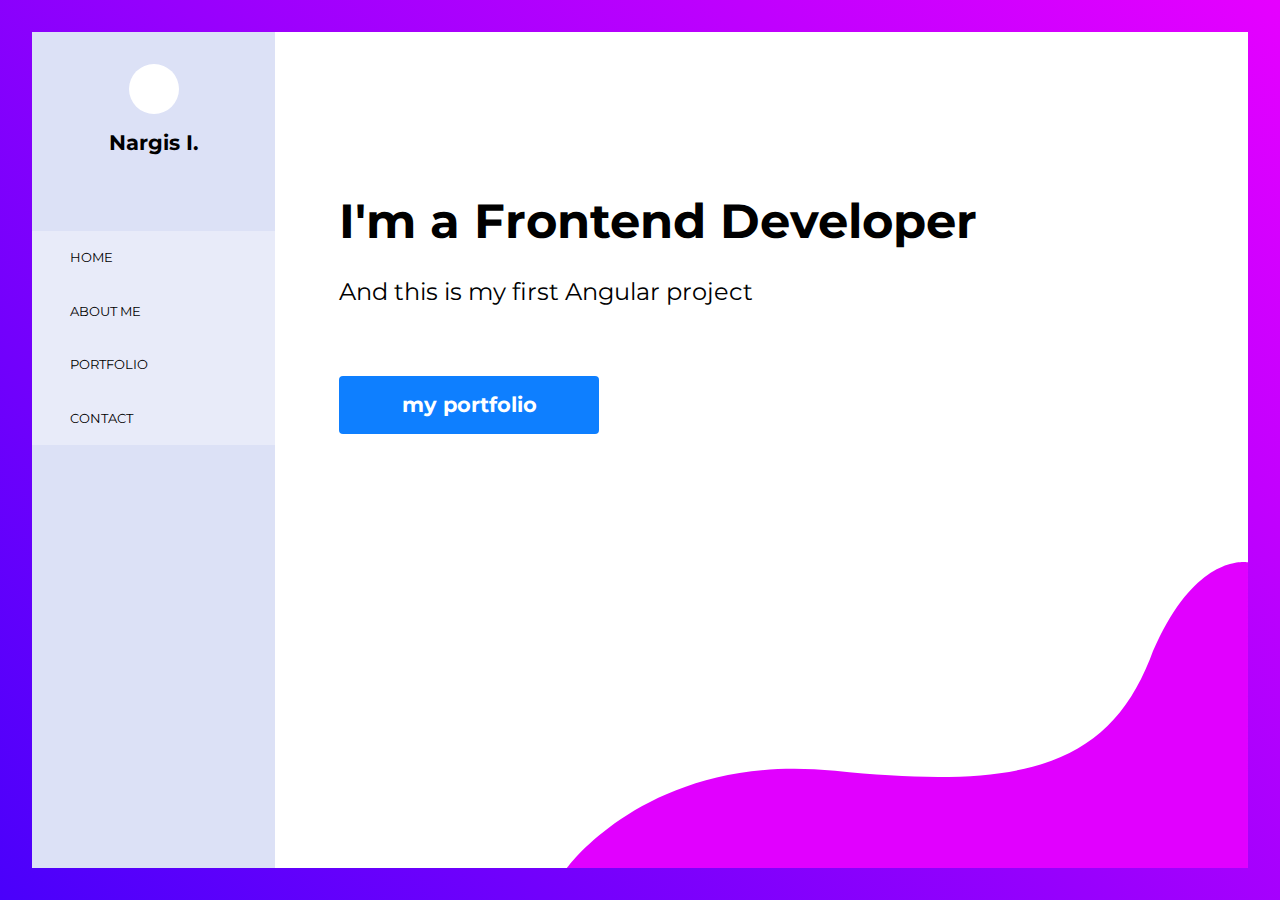
<file: portfolio (responsive)/index.html>
<!DOCTYPE html>
<html lang="en">
    <head>
        <meta charset="UTF-8">
        <meta name="viewport" content="width=device-width, initial-scale=1.0">
        <meta http-equiv="X-UA-Compatible" content="ie=edge">
        <link rel="stylesheet" href="css/main.css">
        <title>My Portfolio</title>
    </head>
    <body>
        <aside>
            <figure>
                <div id="avatar"></div>
                <figcaption>Nargis I.</figcaption>
            </figure>
            <img src="images/menu.svg">
            <nav>
                <ul>
                    <li><a href="#">Home</a></li>
                    <li><a href="#">About me</a></li>
                    <li><a href="#">Portfolio</a></li>
                    <li><a href="#">Contact</a></li>
                </ul>
            </nav>
        </aside>
        <main>
            <h1>I'm a Frontend Developer</h1>
            <p> And this is my first Angular project</p>

            <a href="#" class="cta">my portfolio</a>
        </main>


        <script>
        
            (function() {
                var menu = document.querySelector('ul'),
                    menulink = document.querySelector('img');
                
                menulink.addEventListener('click', function(e) {
                    menu.classList.toggle('active');
                    e.preventDefault();
                });
            })();
        
        </script>
    </body>
</html>
</file>
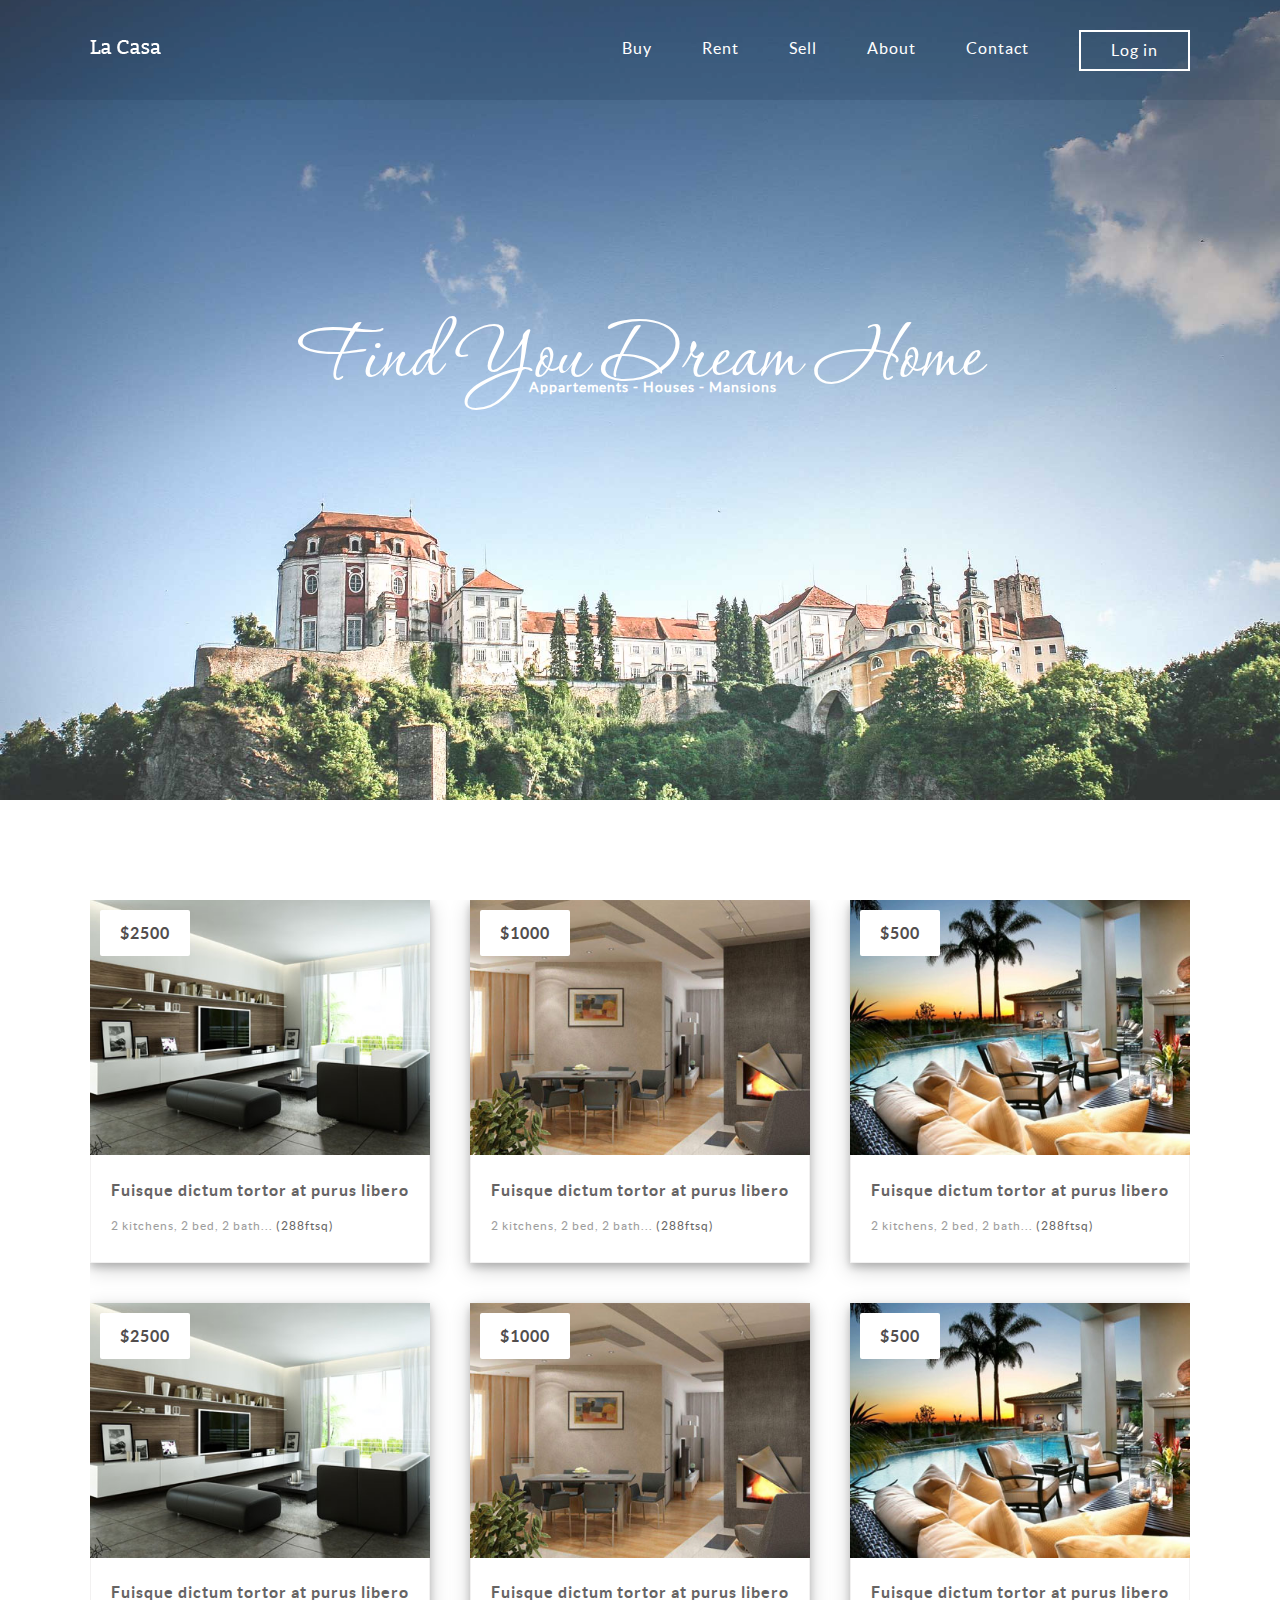
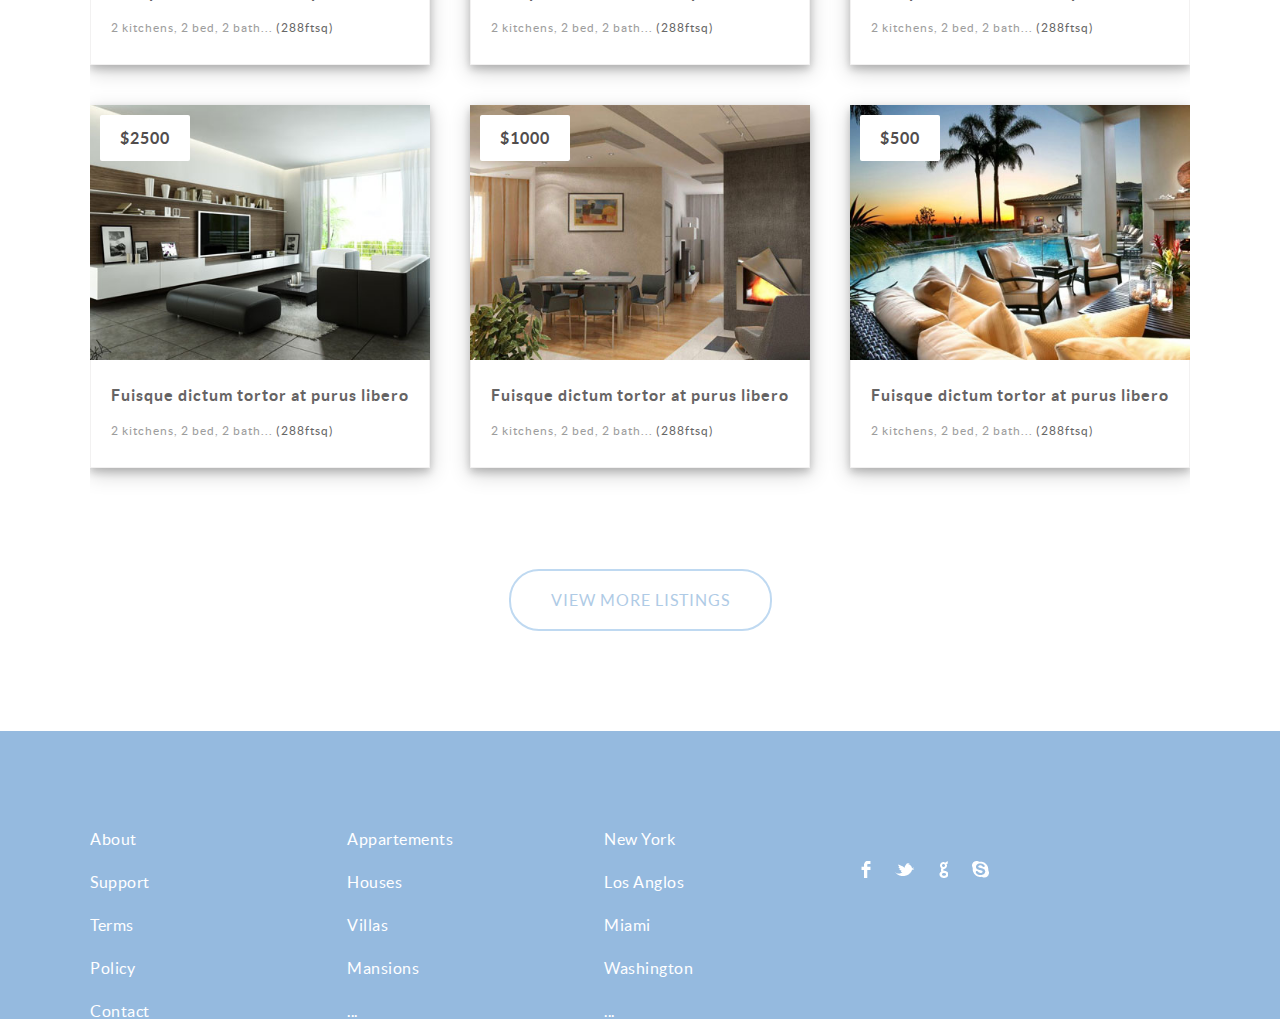
<file: Tour/index.html>
<!DOCTYPE html>
<html lang="en">
<head>
	<title>Tourizm</title>
	<meta charset="utf-8">
	<meta name="author" content="pixelhint.com">
	<meta name="description" content="La casa free real state fully responsive html5/css3 home page website template"/>
	<meta name="viewport" content="width=device-width, initial-scale=1.0, minimum-scale=1.0" />

	<link rel="stylesheet" type="text/css" href="css/reset.css">
	<link rel="stylesheet" type="text/css" href="css/responsive.css">

	<script type="text/javascript" src="js/main.js"></script>
</head>
<body>

	<section class="hero">
		<header>
			<div class="wrapper">
				<a href="#"><img src="img/logo.png" class="logo" alt="" titl=""/></a>
				<a href="#" class="hamburger"></a>
				<nav>
					<ul>
						<li><a href="#">Buy</a></li>
						<li><a href="#">Rent</a></li>
						<li><a href="#">Sell</a></li>
						<li><a href="#">About</a></li>
						<li><a href="#">Contact</a></li>
					</ul>
					<a href="#" class="login_btn">Log in</a>
				</nav>
			</div>
		</header>

			<section class="caption">
				<h2 class="caption">Find You Dream Home</h2>
				<h3 class="properties">Appartements - Houses - Mansions</h3>
			</section>
	</section>
	<section class="listings">
		<div class="wrapper">
			<ul class="properties_list">
				<li>
					<a href="#">
						<img src="img/property_1.jpg" alt="" title="" class="property_img"/>
					</a>
					<span class="price">$2500</span>
					<div class="property_details">
						<h1>
							<a href="#">Fuisque dictum tortor at purus libero</a>
						</h1>
						<h2>2 kitchens, 2 bed, 2 bath... <span class="property_size">(288ftsq)</span></h2>
					</div>
				</li>
				<li>
					<a href="#">
						<img src="img/property_2.jpg" alt="" title="" class="property_img"/>
					</a>
					<span class="price">$1000</span>
					<div class="property_details">
						<h1>
							<a href="#">Fuisque dictum tortor at purus libero</a>
						</h1>
						<h2>2 kitchens, 2 bed, 2 bath... <span class="property_size">(288ftsq)</span></h2>
					</div>
				</li>
				<li>
					<a href="#">
						<img src="img/property_3.jpg" alt="" title="" class="property_img"/>
					</a>
					<span class="price">$500</span>
					<div class="property_details">
						<h1>
							<a href="#">Fuisque dictum tortor at purus libero</a>
						</h1>
						<h2>2 kitchens, 2 bed, 2 bath... <span class="property_size">(288ftsq)</span></h2>
					</div>
				</li>
				<li>
					<a href="#">
						<img src="img/property_1.jpg" alt="" title="" class="property_img"/>
					</a>
					<span class="price">$2500</span>
					<div class="property_details">
						<h1>
							<a href="#">Fuisque dictum tortor at purus libero</a>
						</h1>
						<h2>2 kitchens, 2 bed, 2 bath... <span class="property_size">(288ftsq)</span></h2>
					</div>
				</li>
				<li>
					<a href="#">
						<img src="img/property_2.jpg" alt="" title="" class="property_img"/>
					</a>
					<span class="price">$1000</span>
					<div class="property_details">
						<h1>
							<a href="#">Fuisque dictum tortor at purus libero</a>
						</h1>
						<h2>2 kitchens, 2 bed, 2 bath... <span class="property_size">(288ftsq)</span></h2>
					</div>
				</li>
				<li>
					<a href="#">
						<img src="img/property_3.jpg" alt="" title="" class="property_img"/>
					</a>
					<span class="price">$500</span>
					<div class="property_details">
						<h1>
							<a href="#">Fuisque dictum tortor at purus libero</a>
						</h1>
						<h2>2 kitchens, 2 bed, 2 bath... <span class="property_size">(288ftsq)</span></h2>
					</div>
				</li>
				<li>
					<a href="#">
						<img src="img/property_1.jpg" alt="" title="" class="property_img"/>
					</a>
					<span class="price">$2500</span>
					<div class="property_details">
						<h1>
							<a href="#">Fuisque dictum tortor at purus libero</a>
						</h1>
						<h2>2 kitchens, 2 bed, 2 bath... <span class="property_size">(288ftsq)</span></h2>
					</div>
				</li>
				<li>
					<a href="#">
						<img src="img/property_2.jpg" alt="" title="" class="property_img"/>
					</a>
					<span class="price">$1000</span>
					<div class="property_details">
						<h1>
							<a href="#">Fuisque dictum tortor at purus libero</a>
						</h1>
						<h2>2 kitchens, 2 bed, 2 bath... <span class="property_size">(288ftsq)</span></h2>
					</div>
				</li>
				<li>
					<a href="#">
						<img src="img/property_3.jpg" alt="" title="" class="property_img"/>
					</a>
					<span class="price">$500</span>
					<div class="property_details">
						<h1>
							<a href="#">Fuisque dictum tortor at purus libero</a>
						</h1>
						<h2>2 kitchens, 2 bed, 2 bath... <span class="property_size">(288ftsq)</span></h2>
					</div>
				</li>
			</ul>
			<div class="more_listing">
				<a href="#" class="more_listing_btn">View More Listings</a>
			</div>
		</div>
	</section>

	<footer>
		<div class="wrapper footer">
			<ul>
				<li class="links">
					<ul>
						<li><a href="#">About</a></li>
						<li><a href="#">Support</a></li>
						<li><a href="#">Terms</a></li>
						<li><a href="#">Policy</a></li>
						<li><a href="#">Contact</a></li>
					</ul>
				</li>

				<li class="links">
					<ul>
						<li><a href="#">Appartements</a></li>
						<li><a href="#">Houses</a></li>
						<li><a href="#">Villas</a></li>
						<li><a href="#">Mansions</a></li>
						<li><a href="#">...</a></li>
					</ul>
				</li>

				<li class="links">
					<ul>
						<li><a href="#">New York</a></li>
						<li><a href="#">Los Anglos</a></li>
						<li><a href="#">Miami</a></li>
						<li><a href="#">Washington</a></li>
						<li><a href="#">...</a></li>
					</ul>
				</li>

				<li class="about">
					<ul>
						<li><a href="#" class="facebook" target="_blank"></a></li>
						<li><a href="#" class="twitter" target="_blank"></a></li>
						<li><a href="#" class="google" target="_blank"></a></li>
						<li><a href="#" class="skype"></a></li>
					</ul>
				</li>
			</ul>
		</div>
	</footer><!--  end footer  -->

</body>
</html>
</file>
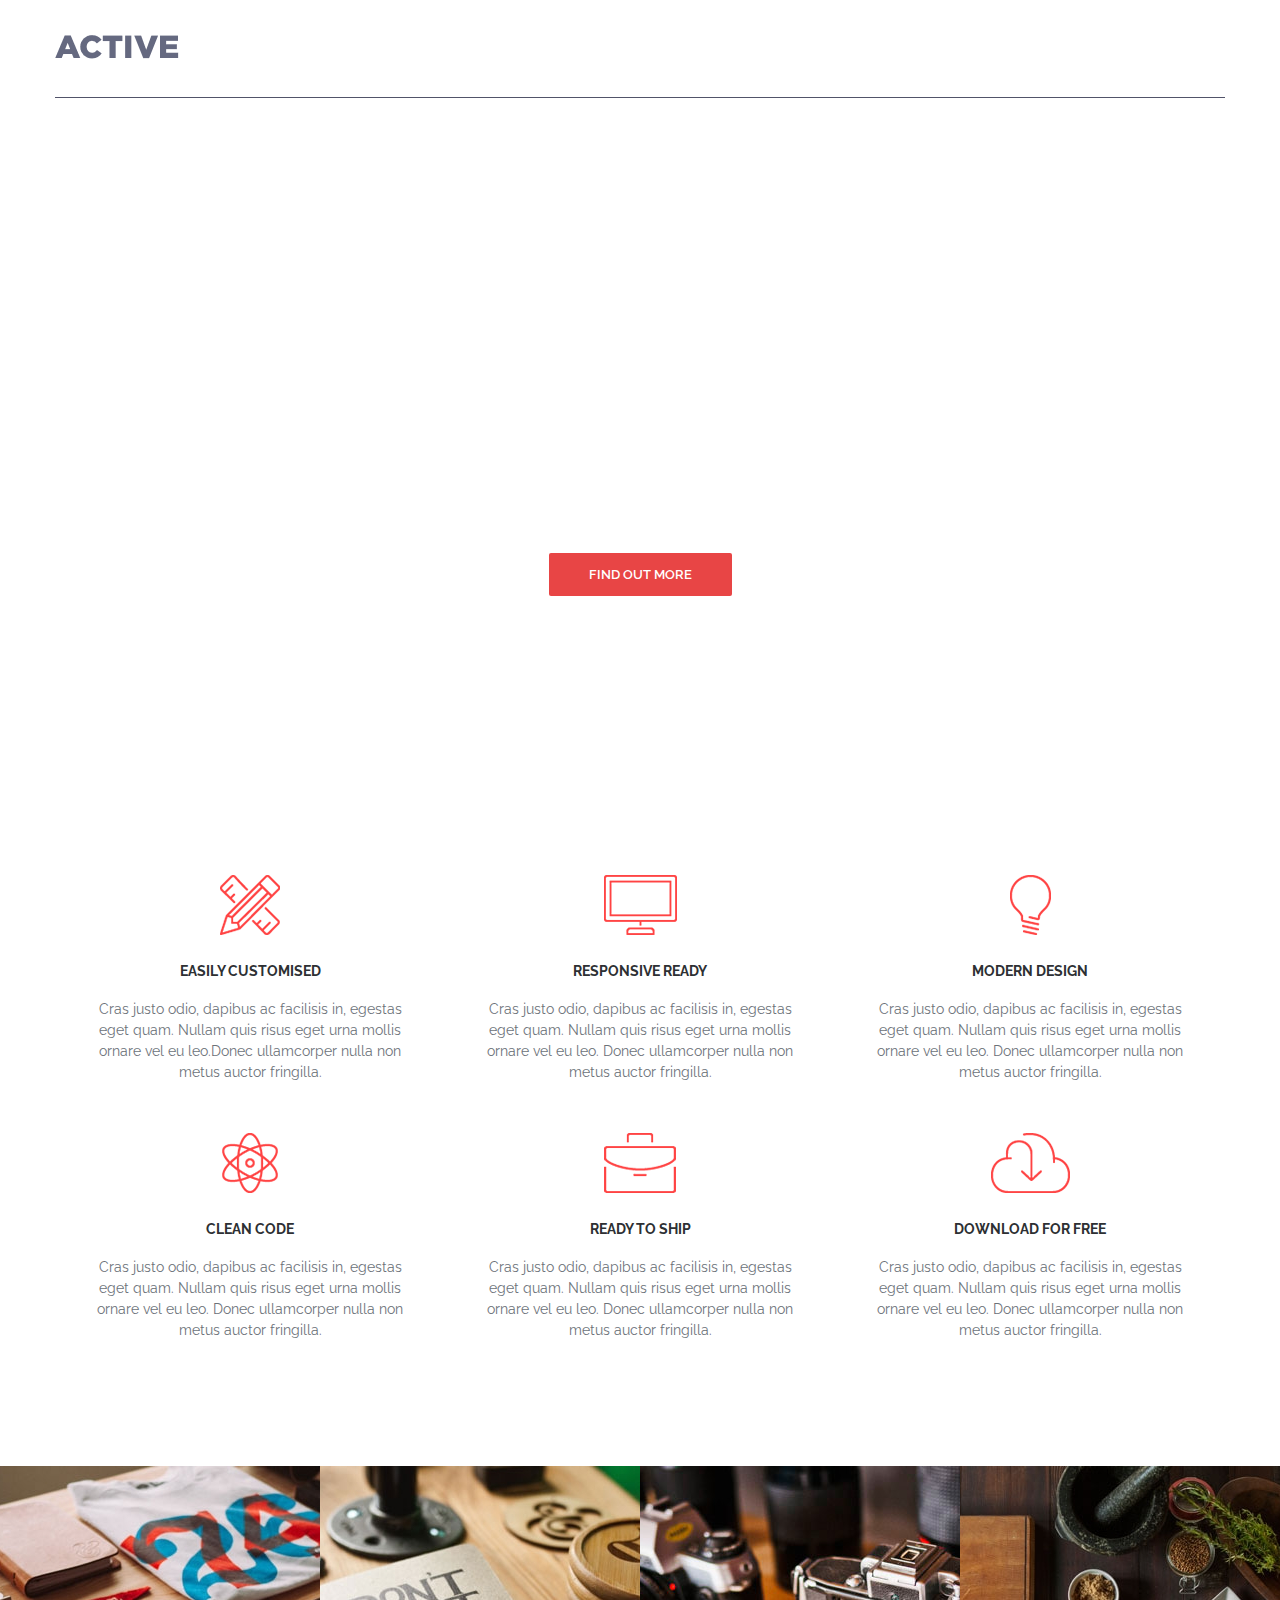
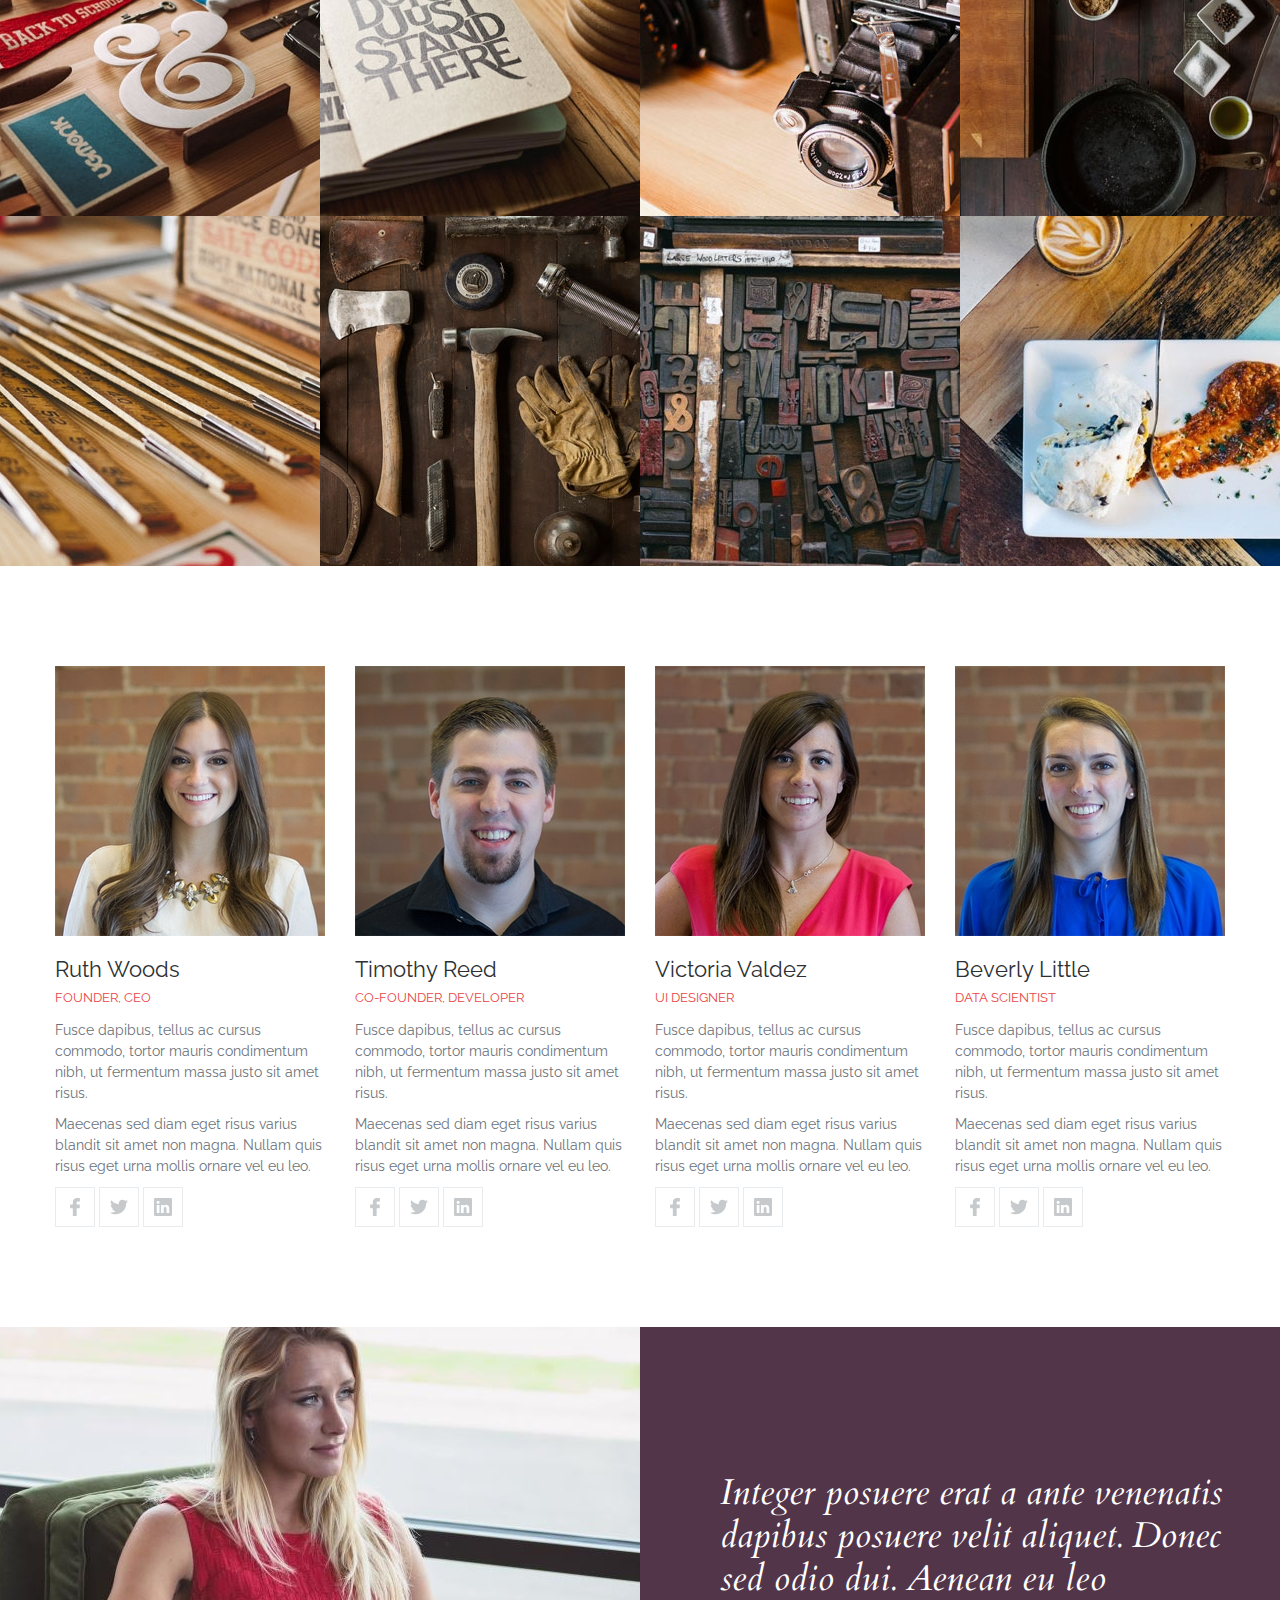
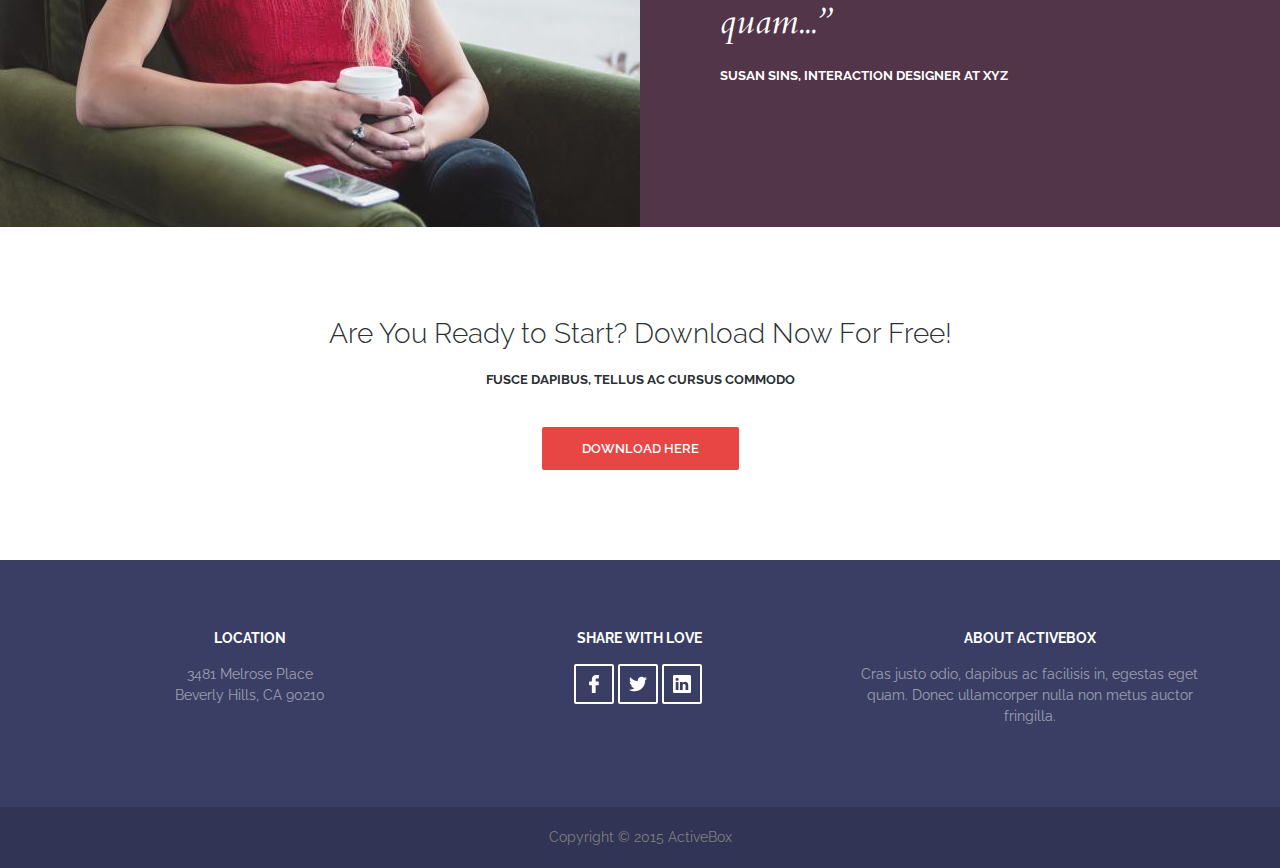
<file: activebox/active.html>
<!DOCTYPE html>
<html>
    <head>
        <meta charset="utf-8">
        <link href="https://fonts.googleapis.com/css?family=Cardo|Open+Sans:700|Raleway:400,600,700&display=swap" rel="stylesheet">
        <link rel="stylesheet" href="main.css">
        <title>ActiveBox</title>
    </head>
    <body>

        <!--Sprite-->
        <svg style="display: none;">
            <symbol id="facebook" viewBox="0 0 96.124 96.123">
                <g>
                    <path d="M72.089,0.02L59.624,0C45.62,0,36.57,9.285,36.57,23.656v10.907H24.037c-1.083,0-1.96,0.878-1.96,1.961v15.803
                    c0,1.083,0.878,1.96,1.96,1.96h12.533v39.876c0,1.083,0.877,1.96,1.96,1.96h16.352c1.083,0,1.96-0.878,1.96-1.96V54.287h14.654
                    c1.083,0,1.96-0.877,1.96-1.96l0.006-15.803c0-0.52-0.207-1.018-0.574-1.386c-0.367-0.368-0.867-0.575-1.387-0.575H56.842v-9.246
                   c0-4.444,1.059-6.7,6.848-6.7l8.397-0.003c1.082,0,1.959-0.878,1.959-1.96V1.98C74.046,0.899,73.17,0.022,72.089,0.02z"/>

                </g>
            </symbol>

            <symbol id="twitter" viewBox="0 0 612 612">
                
                <g>
                    <path d="M612,116.258c-22.525,9.981-46.694,16.75-72.088,19.772c25.929-15.527,45.777-40.155,55.184-69.411
                        c-24.322,14.379-51.169,24.82-79.775,30.48c-22.907-24.437-55.49-39.658-91.63-39.658c-69.334,0-125.551,56.217-125.551,125.513
                        c0,9.828,1.109,19.427,3.251,28.606C197.065,206.32,104.556,156.337,42.641,80.386c-10.823,18.51-16.98,40.078-16.98,63.101
                        c0,43.559,22.181,81.993,55.835,104.479c-20.575-0.688-39.926-6.348-56.867-15.756v1.568c0,60.806,43.291,111.554,100.693,123.104
                        c-10.517,2.83-21.607,4.398-33.08,4.398c-8.107,0-15.947-0.803-23.634-2.333c15.985,49.907,62.336,86.199,117.253,87.194
                        c-42.947,33.654-97.099,53.655-155.916,53.655c-10.134,0-20.116-0.612-29.944-1.721c55.567,35.681,121.536,56.485,192.438,56.485
                        c230.948,0,357.188-191.291,357.188-357.188l-0.421-16.253C573.872,163.526,595.211,141.422,612,116.258z"/>
                </g>
            </symbol>

            <symbol id="linkedin" viewBox="0 0 430.117 430.118">
                <g>
                    <path d="M398.355,0H31.782C14.229,0,0.002,13.793,0.002,30.817v368.471
                        c0,17.025,14.232,30.83,31.78,30.83h366.573c17.549,0,31.76-13.814,31.76-30.83V30.817C430.115,13.798,415.904,0,398.355,0z
                         M130.4,360.038H65.413V165.845H130.4V360.038z M97.913,139.315h-0.437c-21.793,0-35.92-14.904-35.92-33.563
                        c0-19.035,14.542-33.535,36.767-33.535c22.227,0,35.899,14.496,36.331,33.535C134.654,124.415,120.555,139.315,97.913,139.315z
                         M364.659,360.038h-64.966V256.138c0-26.107-9.413-43.921-32.907-43.921c-17.973,0-28.642,12.018-33.327,23.621
                        c-1.736,4.144-2.166,9.94-2.166,15.728v108.468h-64.954c0,0,0.85-175.979,0-194.192h64.964v27.531
                        c8.624-13.229,24.035-32.1,58.534-32.1c42.76,0,74.822,27.739,74.822,87.414V360.038z M230.883,193.99
                        c0.111-0.182,0.266-0.401,0.42-0.614v0.614H230.883z"/>
                </g>
            </symbol>
        </svg>

        <!--Header-->
        <header class="header">
            <div class="container">
                <div class="header__inner">
                    <div class="header__logo">
                        <img src="img/ActiveBox.png" alt="">
                    </div>
                    <nav class="nav__link">
                        <a class="nav__link" href="#">Features</a>
                        <a class="nav__link" href="#">Works</a>
                        <a class="nav__link" href="#">Our Team</a>
                        <a class="nav__link" href="#">Testimonials</a>
                        <a class="nav__link" href="#">Download</a>
                    </nav>
                </div>
            </div>
        </header>

        <!--Intro-->
        <div class="intro">
            <div class="container">
                <div class="intro__inner">
                        <h1 class="intro__title">Your Favorite One Page 
                            Multi Purpose Template</h1>
                        <h2 class="intro__subtitle">Lorem ipsum dolor sit amet, consectetur adipiscing elit. Praesent commodo cursus magna
                                vel scelerisque nisl consectetur et.</h2>
                        <a class="btn btn--red" href="#">Find out More</a>
                </div>
            </div>
        </div><!--/.intro-->
        
        <!--Features-->
        <div class="container">
            <div class="features">
                <div class="features__item">
                    <img class="features__icon" src="img/features/feature1.png" alt="">
                    <h4 class="features__title">EASILY CUSTOMISED</h4>
                    <div class="features__text">Cras justo odio, dapibus ac facilisis in, egestas eget quam. Nullam quis risus eget urna mollis ornare vel eu leo.Donec ullamcorper nulla non metus auctor fringilla.</div>
                </div>
                
                <div class="features__item">
                    <img class="features__icon" src="img/features/feature2.png" alt="">
                    <h4 class="features__title">RESPONSIVE READY</h4>
                    <div class="features__text">Cras justo odio, dapibus ac facilisis in, egestas eget quam. Nullam quis risus eget urna mollis ornare vel eu leo. Donec ullamcorper nulla non metus auctor fringilla.</div>
                </div>

                <div class="features__item">
                    <img class="features__icon" src="img/features/feature3.png" alt="">
                    <h4 class="features__title">MODERN DESIGN</h4> 
                    <div class="features__text">Cras justo odio, dapibus ac facilisis in, egestas eget quam. Nullam quis risus eget urna mollis ornare vel eu leo. Donec ullamcorper nulla non metus auctor fringilla.</div>
                </div>

                <div class="features__item">
                    <img class="features__icon" src="img/features/feature4.png" alt="">
                    <h4 class="features__title">CLEAN CODE</h4>
                    <div class="features__text">Cras justo odio, dapibus ac facilisis in, egestas eget quam. Nullam quis risus eget urna mollis ornare vel eu leo. Donec ullamcorper nulla non metus auctor fringilla.</div>
                </div>

                <div class="features__item">
                    <img class="features__icon" src="img/features/feature5.png" alt="">
                    <h4 class="features__title">READY TO SHIP</h4>
                    <div class="features__text">Cras justo odio, dapibus ac facilisis in, egestas eget quam. Nullam quis risus eget urna mollis ornare vel eu leo. Donec ullamcorper nulla non metus auctor fringilla.</div>
                </div>

                <div class="features__item">
                    <img class="features__icon" src="img/features/feature6.png" alt="">
                    <h4 class="features__title">DOWNLOAD FOR FREE</h4>
                    <div class="features__text">Cras justo odio, dapibus ac facilisis in, egestas eget quam. Nullam quis risus eget urna mollis ornare vel eu leo. Donec ullamcorper nulla non metus auctor fringilla.</div>
                </div>
            </div><!--/.features---->
        </div><!--/.container-->

        <!--works-->
        <div class="works">

            <div class="works__item">
                <img class="works__photo" src="img/work/work 1.jpg" alt="">
                <div class="works__content">
                    <div class="works__title">Project Name</div>
                    <div class="works__text">User Interface Design</div>
                </div>
            </div>

            <div class="works__item">
                <img class="works__photo" src="img/work/work 2.jpg" alt="">
                 <div class="works__content">
                    <div class="works__title">Project Name</div>
                    <div class="works__text">User Interface Design</div>
                </div>
            </div>

            <div class="works__item">
                <img class="works__photo" src="img/work/work 3.jpg" alt="">
                <div class="works__content">
                    <div class="works__title">Project Name</div>
                    <div class="works__text">User Interface Design</div>
                </div>
            </div>

            <div class="works__item">
                <img class="works__photo" src="img/work/work 4.jpg" alt="">
                <div class="works__content">
                    <div class="works__title">Project Name</div>
                    <div class="works__text">User Interface Design</div>
                </div>
            </div>

            <div class="works__item">
                <img class="works__photo" src="img/work/work 5.jpg" alt="">
                <div class="works__content">
                    <div class="works__title">Project Name</div>
                    <div class="works__text">User Interface Design</div>
                </div>
            </div>

            <div class="works__item">
                <img class="works__photo" src="img/work/work 6.jpg" alt="">
                <div class="works__content">
                    <div class="works__title">Project Name</div>
                    <div class="works__text">User Interface Design</div>
                </div>
            </div>

            <div class="works__item">
                <img class="works__photo" src="img/work/work 7.jpg" alt="">
                <div class="works__content">
                    <div class="works__title">Project Name</div>
                    <div class="works__text">User Interface Design</div>
                </div>
            </div>

            <div class="works__item">
                <img class="works__photo" src="img/work/work 8.jpg" alt="">
                <div class="works__content">
                    <div class="works__title">Project Name</div>
                    <div class="works__text">User Interface Design</div>
                </div>
            </div>
        </div><!--/.works---->

        <!--Team-->
        <div class="team">
            <div class="container">
                <div class="team__inner">
                    <div class="team__item">
                        <img class="team__photo" src="img/team/team 1.jpg" alt="">
                        <div class="team__name">Ruth Woods</div>
                        <div class="team__prof">FOUNDER, CEO</div>
                        <div class="team__text">
                            <p>Fusce dapibus, tellus ac cursus commodo, tortor mauris condimentum nibh, ut fermentum massa justo sit amet risus.</p>
                            <p>Maecenas sed diam eget risus varius blandit sit amet non magna. Nullam quis risus eget urna mollis ornare vel eu leo.</p></div>
                        
                        <div class="social">
                            <a class="social__item" href="#">
                                <svg class="social__icon">
                                    <use xlink:href="#facebook"></use>
                                </svg>
                            </a>
                            <a class="social__item" href="#">
                            <svg class="social__icon">
                                    <use xlink:href="#twitter"></use>
                                </svg>
                            </a>
                            <a class="social__item" href="#">
                                <svg class="social__icon">
                                    <use xlink:href="#linkedin"></use>
                                </svg>
                            </a>
                        </div>
                    </div>

                    <div class="team__item">
                        <img class="team__photo" src="img/team/team 2.jpg" alt="">
                        <div class="team__name">Timothy Reed</div>
                        <div class="team__prof">CO-FOUNDER, DEVELOPER</div>
                        <div class="team__text">
                            <p>Fusce dapibus, tellus ac cursus commodo, tortor mauris condimentum nibh, ut fermentum massa justo sit amet risus.</p>
                            <p>Maecenas sed diam eget risus varius blandit sit amet non magna. Nullam quis risus eget urna mollis ornare vel eu leo.</p></div>
                        <div class="social">
                            <a class="social__item" href="#">
                                <svg class="social__icon">
                                    <use xlink:href="#facebook"></use>
                                </svg>
                            </a>
                            <a class="social__item" href="#">
                            <svg class="social__icon">
                                    <use xlink:href="#twitter"></use>
                                </svg>
                            </a>
                            <a class="social__item" href="#">
                                <svg class="social__icon">
                                    <use xlink:href="#linkedin"></use>
                                </svg>
                            </a>
                        </div>
                    </div>

                    <div class="team__item">
                        <img class="team__photo" src="img/team/team 3.jpg" alt="">
                        <div class="team__name">Victoria Valdez</div>
                        <div class="team__prof">UI DESIGNER</div>
                        <div class="team__text">
                            <p>Fusce dapibus, tellus ac cursus commodo, tortor mauris condimentum nibh, ut fermentum massa justo sit amet risus.</p>
                            <p>Maecenas sed diam eget risus varius blandit sit amet non magna. Nullam quis risus eget urna mollis ornare vel eu leo.</p></div>
                        <div class="social">
                            <a class="social__item" href="#">
                                <svg class="social__icon">
                                    <use xlink:href="#facebook"></use>
                                </svg>
                            </a>
                            <a class="social__item" href="#">
                            <svg class="social__icon">
                                    <use xlink:href="#twitter"></use>
                                </svg>
                            </a>
                            <a class="social__item" href="#">
                                <svg class="social__icon">
                                    <use xlink:href="#linkedin"></use>
                                </svg>
                            </a>
                        </div>
                    </div>

                    <div class="team__item">
                        <img class="team__photo" src="img/team/team 4.jpg" alt="">
                        <div class="team__name">Beverly Little</div>
                        <div class="team__prof">DATA SCIENTIST</div>
                        <div class="team__text">
                            <p>Fusce dapibus, tellus ac cursus commodo, tortor mauris condimentum nibh, ut fermentum massa justo sit amet risus.</p>
                            <p>Maecenas sed diam eget risus varius blandit sit amet non magna. Nullam quis risus eget urna mollis ornare vel eu leo.</p></div>
                        
                        <div class="social">
                            <a class="social__item" href="#">
                                <svg class="social__icon">
                                    <use xlink:href="#facebook"></use>
                                </svg>
                            </a>
                            <a class="social__item" href="#">
                            <svg class="social__icon">
                                    <use xlink:href="#twitter"></use>
                                </svg>
                            </a>
                            <a class="social__item" href="#">
                                <svg class="social__icon">
                                    <use xlink:href="#linkedin"></use>
                                </svg>
                            </a>
                        </div>
                    </div>

                </div><!--/.team__inner-->
            </div><!--/.container-->
        </div><!--/.team-->

        <!--Testimonials-->
        <div class="reviews">
            <div class="container">

                <div class="reviews__item">
                    <div class="reviews__photo">
                        <img class="reviews__img" src="img/reviews/review 1.jpg" alt="">
                    </div>
                    <div class="reviews__content">
                        <div class="reviews__text">Integer posuere erat a ante venenatis dapibus posuere velit aliquet. 
                        Donec sed odio dui. Aenean eu leo quam...”</div>
                        <div class="reviews__author">Susan Sins, Interaction Designer at XYZ</div>
                    </div>
                </div>

            </div><!--/.container-->
        </div><!--/.reviews-->

        <!--Download-->
        <div class="download">
            <div class="continer">
                <h3 class="download__title">Are You Ready to Start? Download Now For Free!</h3>
                <div class="download__text">
                    <p>FUSCE DAPIBUS, TELLUS AC CURSUS COMMODO</p>
                </div>
                <a class="btn btn--red" href="#">Download Here</a>
            </div><!--/.container-->
        </div><!--/.download-->

        <!--Footer-->
        <div class="footer">
            <div class="container">
                <div class="footer__inner">
                    <div class="footer__block">
                        <h4 class="footer__title">Location</h4>
                        <address class="footer__address">
                            <div>3481 Melrose Place</div>
                            <div>Beverly Hills, CA 90210</div>
                        </address>
                    </div>

                    <div class="footer__block">
                        <h4 class="footer__title">Share With Love</h4>
                        <div class="social social--footer">
                            <a class="social__item" href="#" target="_blank">
                                <svg class="social__icon">
                                    <use xlink:href="#facebook"></use>
                                </svg>
                            </a>
                            <a class="social__item" href="#" target="_blank">
                            <svg class="social__icon">
                                    <use xlink:href="#twitter"></use>
                                </svg>
                            </a>
                            <a class="social__item" href="#" target="_blank">
                                <svg class="social__icon">
                                    <use xlink:href="#linkedin"></use>
                                </svg>
                            </a>
                        </div>
                    </div>

                    <div class="footer__block">
                        <h4 class="footer__title">About ActiveBox</h4>
                        <div class="footer__text">
                            <p>Cras justo odio, dapibus ac facilisis in, egestas eget quam. Donec ullamcorper nulla non metus auctor fringilla.</p>
                        </div>
                    </div>
                </div><!--/.footer__inner-->

            </div><!--/.container-->

            <div class="footer__copyright">
                <div class="container">
                    <div class="copyright__text">
                        <div>
                            Copyright © 2015 ActiveBox
                        </div>
                    </div>
                </div>
            </div>
        </div>
    </body>
</html>
</file>
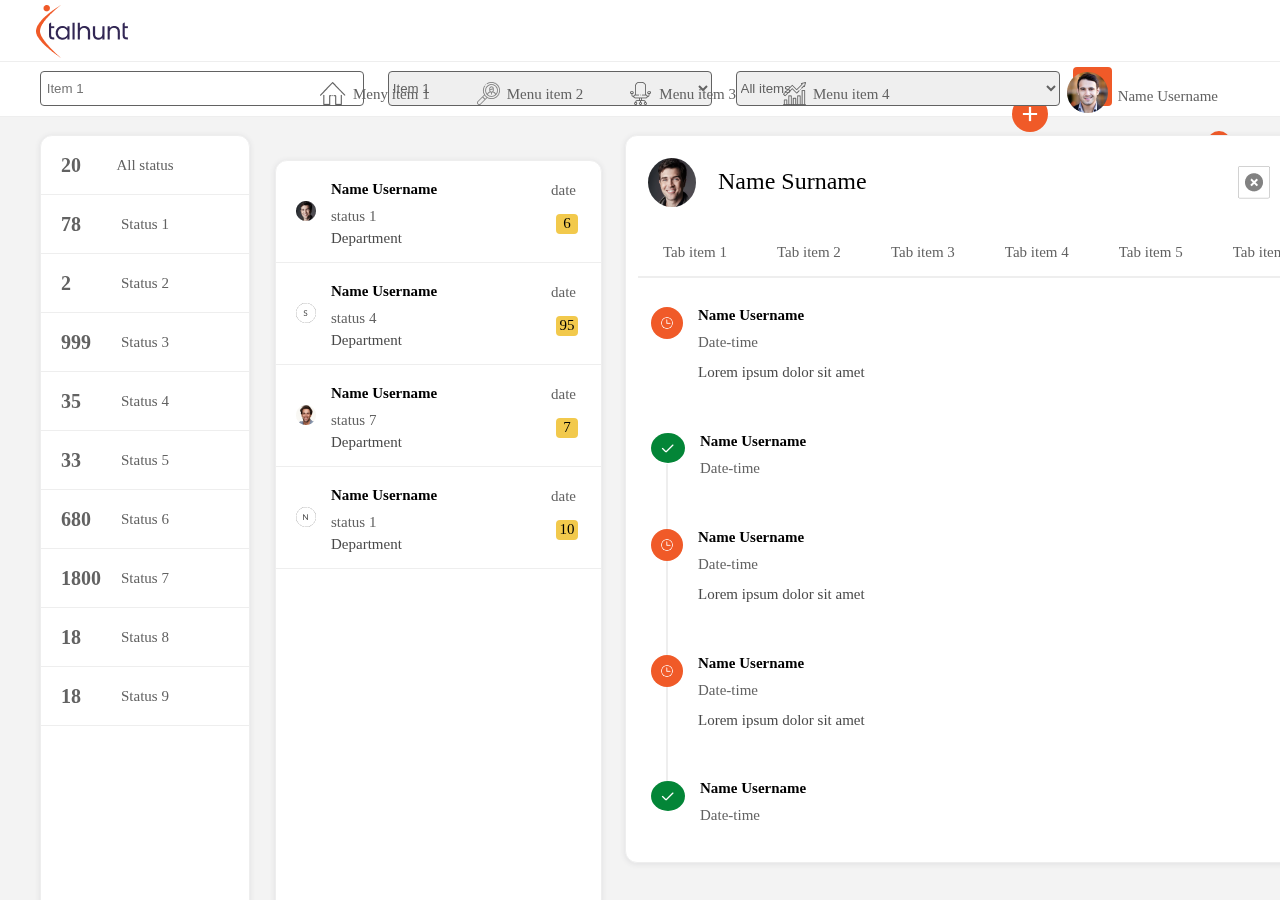
<file: float/main.html>
<!DOCTYPE html>
<html lang="en" dir="ltr">
  <head>
    <meta charset="utf-8">
    <title>TALHUNT</title>
    <link rel="stylesheet" href="style.css">
  </head>
  <body>
    <nav>
      <div class="navbar">
        <div class="logo">
          <a href="#"><img src="img/logo.png"></a>
        </div>
        <ul class="menu">
          <li><img src="img/home.png"><a href="#"> Meny item 1</a></li>
          <li><img src="img/search.png"><a href="#"> Menu item 2</a></li>
          <li><img src="img/chair.png"><a href="#"> Menu item 3</a></li>
          <li><img src="img/status.png"><a href="#"> Menu item 4</a></li>
          <div class="account">
            <img src="img/profile.png"><p style="margin-left: 10px;">Name Username</p>
          </div>
        </ul>
      </div>
    </nav>
    <div class="forms">
      <div class="input-forms">
        <input class="input" type="text" placeholder=" Item 1">
        <select class="input">
          <option class="input" value="item2">Item 1</option>
          <option class="input" value="item3">Item 2</option>
          <option class="input" value="item4">Item 3</option>
          <option class="input" value="item2">Item 4</option>
        </select>
        <select class="input">
          <option class="input" value="item2">All items</option>
          <option class="input" value="item2">Item 1</option>
          <option class="input" value="item3">Item 2</option>
          <option class="input" value="item4">Item 3</option>
          <option class="input" value="item2">Item 4</option>
        </select>
        <img  src="img/searching.png">
        <div class="clear">
          <a href="#"><p style="margin-right: 30px;">Detailed search</p></a>
          <a href="#"><p>Clear <span>1</span></p></a>
        </div>
      </div>
      <div class="plus-item">
        <img class="plus" src="img/plus.png" alt="">
      </div>
    </div>

    <div class="status">
      <ul>
        <li><span>20</span><a href="#">All status</a></li>
        <li><span>78</span><a href="#">Status 1</a></li>
        <li><span>2</span><a href="#">Status 2</a></li>
        <li><span>999</span><a href="#">Status 3</a></li>
        <li><span>35</span><a href="#">Status 4</a></li>
        <li><span>33</span><a href="#">Status 5</a></li>
        <li><span>680</span><a href="#">Status 6</a></li>
        <li><span>1800</span><a href="#">Status 7</a></li>
        <li><span>18</span><a href="#">Status 8</a></li>
        <li><span>18</span><a href="#">Status 9</a></li>
      </ul>
    </div>
    <div class="list">
      <div class="status-list">
        <div class="date">
          <p>date</p>
          <span>6</span>
        </div>
        <div class="content">
          <img class="stat-name" src="img/first.png" alt="">
          <h4>Name Username</h4>
          <p>status 1</p>
          <p style="color: #494949;">Department</p>
        </div>
      </div>
      <div class="status-list">
        <div class="date">
          <p>date</p>
          <span>95</span>
        </div>
        <div class="content">
          <img class="stat-name" src="img/second.png">
          <h4>Name Username</h4>
          <p>status 4</p>
          <p style="color: #494949;">Department</p>
        </div>
      </div>
      <div class="status-list">
        <div class="date">
          <p>date</p>
          <span>7</span>
        </div>
        <div class="content">
          <img class="stat-name" src="img/third.png">
          <h4>Name Username</h4>
          <p>status 7</p>
          <p style="color: #494949;">Department</p>
        </div>
      </div>
      <div class="status-list">
        <div class="date">
          <p>date</p>
          <span>10</span>
        </div>
        <div class="content">
          <img class="stat-name" src="img/fourth.png">
          <h4>Name Username</h4>
          <p>status 1</p>
          <p style="color: #494949;">Department</p>
        </div>
      </div>
    </div>
    <div class="name">
      <div class="section">
        <div class="section">
          <div class="icons">
            <img src="img/cancel.png">
            <img src="img/stroke.png">
            <img src="img/like.png">
            <img src="img/dots.png" style="margin-bottom: 18px;">
          </div>
          <img style="float: left;margin: 22px;
            border-radius: 50%;" src="img/name.png">
          <p>Name Surname</p>
        </div>
        <div class="tab">
          <ul>
            <li><a href="#">Tab item 1</a></li>
            <li><a href="#">Tab item 2</a></li>
            <li><a href="#">Tab item 3</a></li>
            <li><a href="#">Tab item 4</a></li>
            <li><a href="#">Tab item 5</a></li>
            <li><a href="#">Tab item 5 <span>10</span></a></li>
          </ul>
        </div>
      </div>
      <div class="wapper">
        <div class="time-tab">
          <div class="col">
            <img class="time" src="img/time.png">
            <div class="tab-item">
              <h4>Name Username</h4>
              <p>Date-time</p>
              <p style="color: #494949;">Lorem ipsum dolor sit amet</p>
            </div>
          </div>
        </div>
        <div class="vl"></div>
        <div class="time-tab">
          <div class="col">
            <img class="check" src="img/check.png">
            <div class="tab-item">
              <h4>Name Username</h4>
              <p>Date-time</p>
            </div>
          </div>
        </div>
        <div class="time-tab">
          <div class="col">
            <img class="time" src="img/time.png">
            <div class="tab-item">
              <h4>Name Username</h4>
              <p>Date-time</p>
              <p style="color: #494949;">Lorem ipsum dolor sit amet</p>
            </div>
          </div>
        </div>
        <div class="time-tab">
          <div class="col">
            <img class="time" src="img/time.png">
            <div class="tab-item">
              <h4>Name Username</h4>
              <p>Date-time</p>
              <p style="color: #494949;">Lorem ipsum dolor sit amet</p>
            </div>
          </div>
        </div>
        <div class="time-tab">
          <div class="col">
            <img class="check" src="img/check.png">
            <div class="tab-item">
              <h4>Name Username</h4>
              <p>Date-time</p>
            </div>
          </div>
        </div>
      </div>
    </div>
  </body>
</html>
</file>
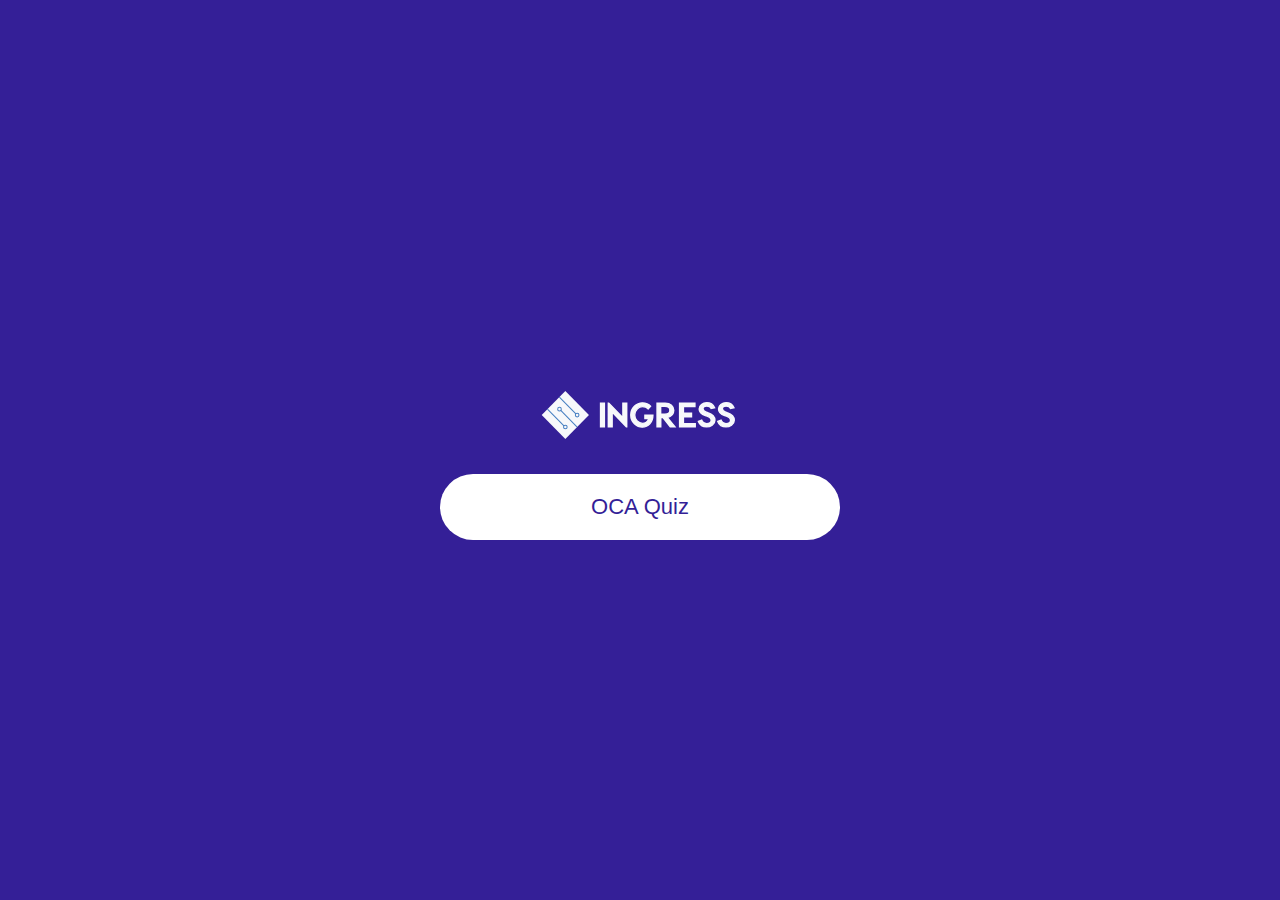
<file: Quiz/quiz-start.html>
<!DOCTYPE html>
<html lang="en">
  <head>
    <meta charset="UTF-8">
    <meta name="viewport" content="width=device-width, initial-scale=1.0">
    <meta http-equiv="X-UA-Compatible" content="ie=edge">
    <title>INGRESS Quiz</title>

    <!-- style.css -->
    <link rel="stylesheet" href="css/quiz.css">
  </head>
  <body>
    <div class="wrapper" style="height: 100vh;">
      <div class="welcome_text" id="quiz-list">
        <form class="welcome_form" name="welcome_form" onsubmit="submitForm(event)">
          <img src="img/ingress-09.svg" width="370" height="50" style="margin: 30px 30px 30px 13px;">
          <button>OCA Quiz</button>
        </form>
      </div>
    </div>

    <!-- site.js -->
    <script src="site-js/quiz.js"></script>
  </body>
</html>
</file>
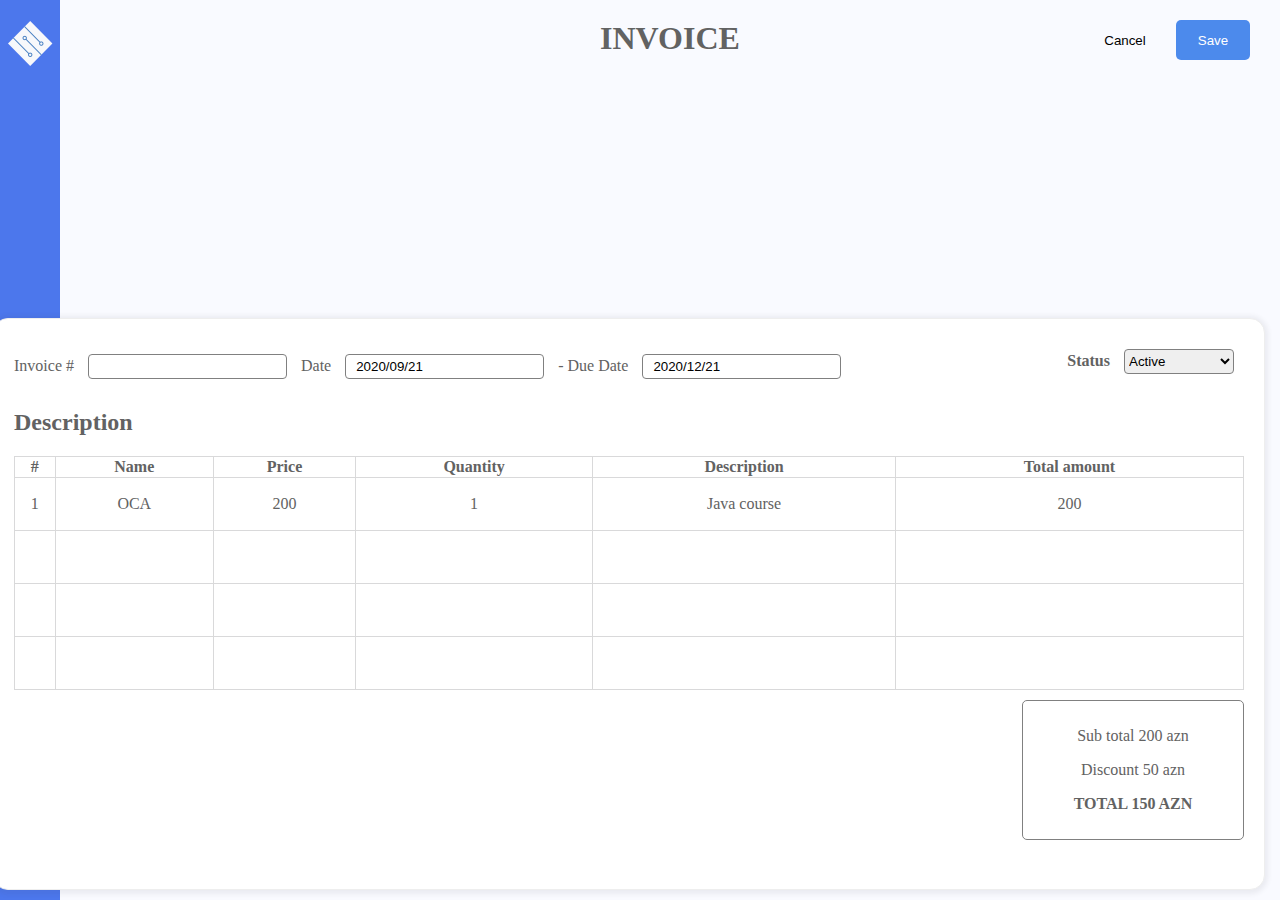
<file: invoice/admin/invoice.html>
<!DOCTYPE html>
<html lang="en" dir="ltr">
  <head>
    <meta charset="utf-8">
    <title>Ingress Invoice</title>
    <link rel="stylesheet" href="css/invoice.css">
  </head>
  <body>

    <aside>
      <div class="logo">
        <a href="invoice.html"><img src="img/ingress-white.png" alt=""></a>
      </div>
      <nav>
        <ul>
          <li><a href="invoice.html"><img src="img/bill.png" alt=""></a></li>
          <li><a href="to.html"><img src="img/to.png" alt="" style="width: 30px;margin: 10px;"></a></li>
        </ul>
      </nav>
    </aside>

    <div class="main">
      <h1>INVOICE</h1>
      <div class="save">
        <div class="btn">
          <button type="button" class="cancel-btn">Cancel</button>
          <button type="button" class="save-btn">Save</button>
        </div>
      </div>

      <div class="row">
        <div style="margin: 20px;">

          <div class="status">
            <label for="status"><b>Status</b></label>
            <select id="status">
              <option value="active">Active</option>
              <option value="saab">Disactive</option>
            </select>
          </div>
          <div class="date">
            <label for="invoice">Invoice #</label>
            <input type="text" name="invoice" value="">
            <label for="date">Date</label>
            <input type="text" data-role="calendarpicker" value="2020/09/21" data-format="%d %b %Y">
            <label for="due">- Due Date</label>
            <input type="text" data-role="calendarpicker" value="2020/12/21" data-format="%d %b %Y">
          </div>

          <div class="table">
            <table>
              <h2>Description</h2>
              <thead>
                <tr>
                  <th>#</th>
                  <th>Name</th>
                  <th>Price</th>
                  <th>Quantity</th>
                  <th>Description</th>
                  <th>Total amount</th>
                </tr>
              </thead>
              <tr>
                <td>1</td>
                <td>OCA</td>
                <td>200</td>
                <td>1</td>
                <td>Java course</td>
                <td>200</td>
              </tr>
              <tr>
                <td></td>
                <td></td>
                <td></td>
                <td></td>
                <td></td>
                <td></td>
              </tr>
              <tr>
                <td></td>
                <td></td>
                <td></td>
                <td></td>
                <td></td>
                <td></td>
              </tr>
              <tr>
                <td></td>
                <td></td>
                <td></td>
                <td></td>
                <td></td>
                <td></td>
              </tr>
            </table>
          </div>

          <div class="total">
            <p>Sub total <span>200</span> azn</p>
            <p>Discount <span>50</span> azn</p>
            <p><b>TOTAL <span>150</span> AZN</b></p>
          </div>

        </div>

      </div>

    </div>

  </body>
</html>
</file>
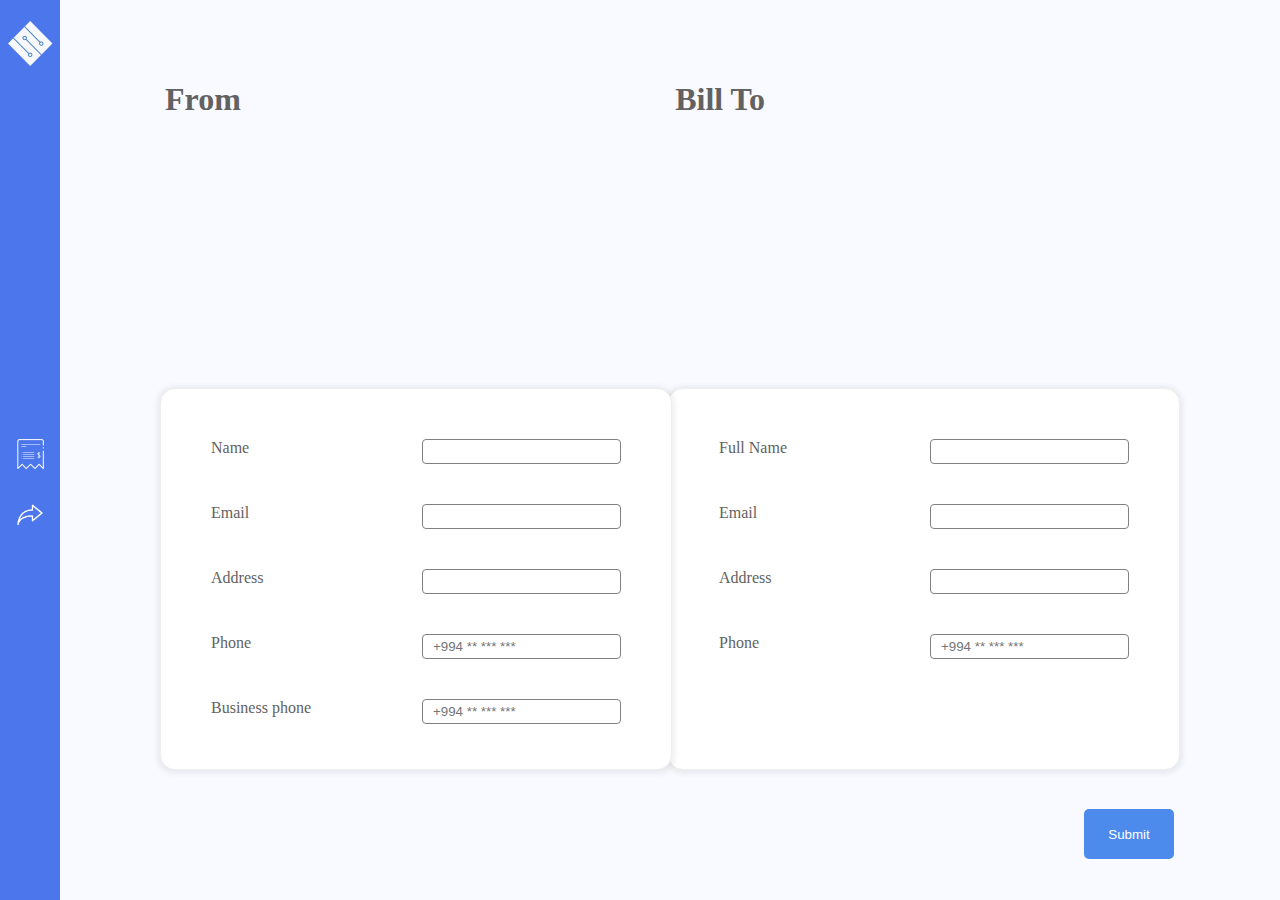
<file: invoice/admin/to.html>
<!DOCTYPE html>
<html lang="en" dir="ltr">
  <head>
    <meta charset="utf-8">
    <title>Ingress Invoice</title>
    <link rel="stylesheet" href="css/invoice.css">
  </head>
  <body>

    <aside>
      <div class="logo">
        <a href="invoice.html"><img src="img/ingress-white.png" alt=""></a>
      </div>
      <nav>
        <ul>
          <li><a href="invoice.html"><img src="img/bill.png" alt=""></a></li>
          <li><a href="bills-to.html"><img src="img/to.png" alt="" style="width: 30px;margin: 10px;"></a></li>
        </ul>
      </nav>
    </aside>

    <div class="box">

      <div style="padding: 80px;">

        <div class="from-h1">
          <h1>From</h1>
        </div>

        <div class="to-h1">
          <h1>Bill To</h1>
        </div>

      </div>

      <div class="row-from">
        <div class="from">
          <form class="" action="index.html" method="post">
            <label for="name">Full Name</label>
            <input type="text" name="name">
          </form>
          <form class="" action="index.html" method="post">
            <label for="name">Email</label>
            <input type="text" name="email">
          </form>
          <form class="" action="index.html" method="post">
            <label for="name">Address</label>
            <input type="text" name="address">
          </form>
          <form class="" action="index.html" method="post">
            <label for="name">Phone</label>
            <input type="text" name="phone" placeholder="+994 ** *** ***">
          </form>
        </div>
        <div>
          <button type="button" class="submit">Submit</button>
        </div>
      </div>


      <div class="row-to">
        <div class="to">
          <form class="">
            <label for="name">Name</label>
            <input type="text" name="name">
          </form>
          <form class="" action="index.html" method="post">
            <label for="name">Email</label>
            <input type="text" name="email">
          </form>
          <form class="" action="index.html" method="post">
            <label for="name">Address</label>
            <input type="text" name="address">
          </form>
          <form class="" action="index.html" method="post">
            <label for="name">Phone</label>
            <input type="text" name="phone" placeholder="+994 ** *** ***">
          </form>
          <form class="" action="index.html" method="post">
            <label for="name">Business phone</label>
            <input type="text" name="business" placeholder="+994 ** *** ***">
          </form>
        </div>
      </div>

    </div>
  </body>
</html>
</file>
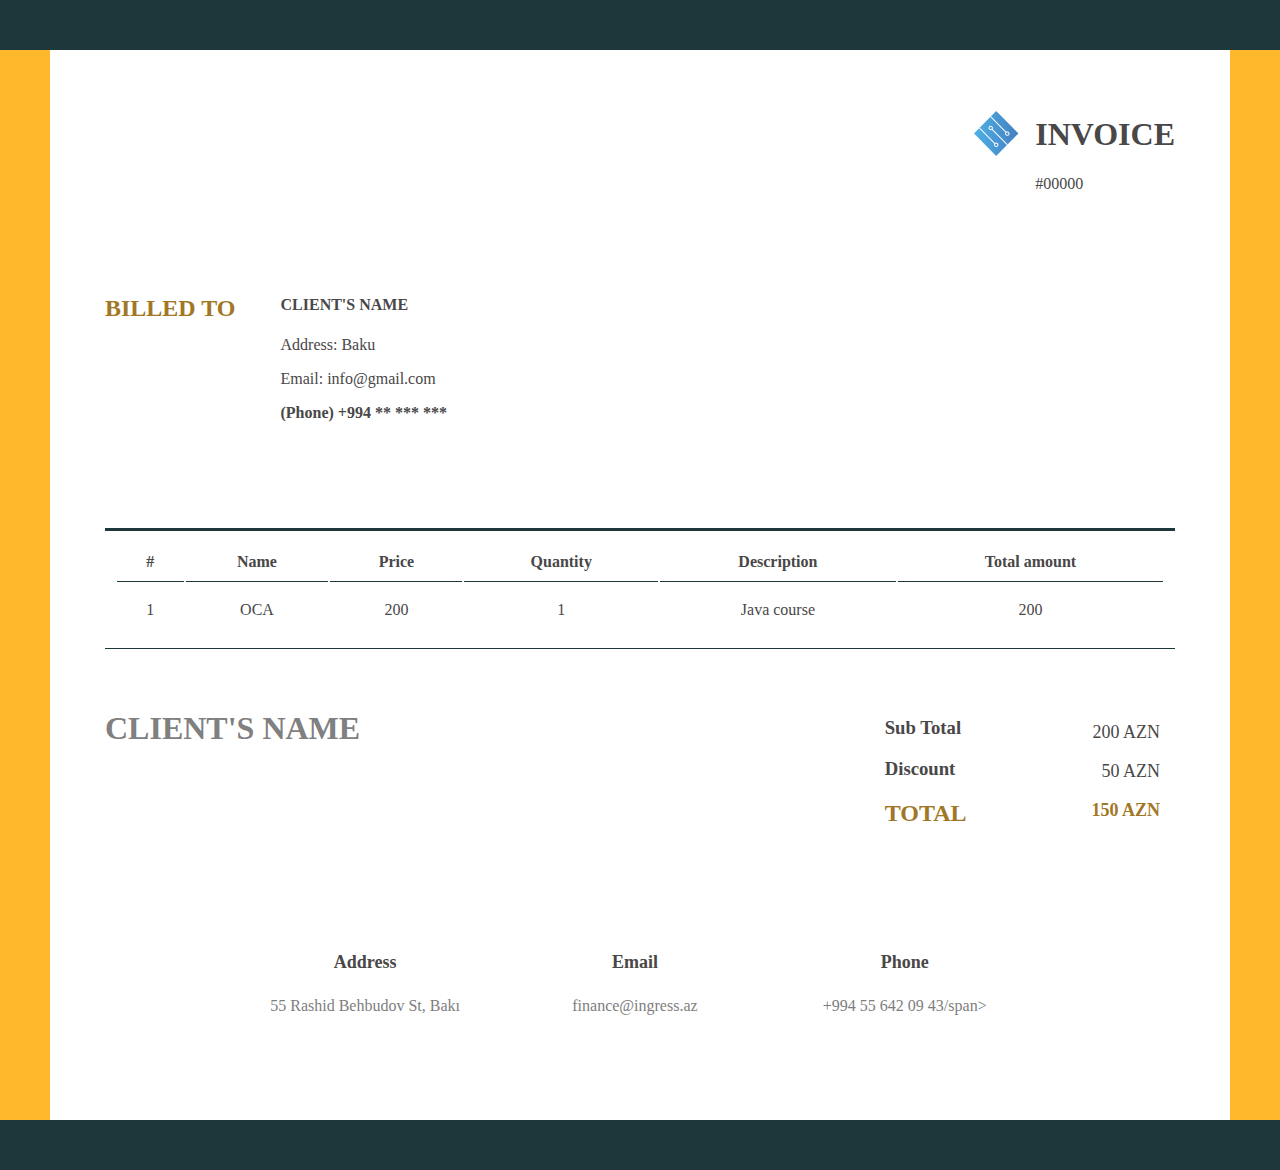
<file: invoice/first/template-1.html>
<!DOCTYPE html>
<html lang="en" dir="ltr">
  <head>
    <meta charset="utf-8">
    <title>Invoice 1</title>
    <link rel="stylesheet" href="css/temp-1.css">
  </head>
  <body>
    <div class="container">
      <div class="row">
        <div class="title">
          <img src="img/ingress-icon.png" style="margin: 15px;">
          <div class="number">
            <h1>INVOICE</h1>
            <p>#00000</p>
          </div>
        </div>
        <div class="to">
          <h2>BILLED TO</h2>
          <div class="client">
            <h4>CLIENT'S NAME</h4>
            <p>Address: Baku</p>
            <p>Email: info@gmail.com</p>
            <p><b>(Phone) +994 ** *** ***</b></p>
          </div>
        </div>

        <div class="table">
          <table>
            <thead>
              <tr>
                <th>#</th>
                <th>Name</th>
                <th>Price</th>
                <th>Quantity</th>
                <th>Description</th>
                <th>Total amount</th>
              </tr>
            </thead>
            <tbody>
              <tr>
                <td>1</td>
                <td>OCA</td>
                <td>200</td>
                <td>1</td>
                <td>Java course</td>
                <td>200</td>
              </tr>
            </tbody>
          </table>
        </div>
        <div class="total">
          <div class="txt">
            <h3>Sub Total</h3>
            <h3>Discount</h3>
            <h2 style="color: #A17726;">TOTAL</h2>
          </div>
          <div class="nmb">
            <p><span>200</span> AZN</p>
            <p><span>50</span> AZN</p>
            <p style="font-weight: bold; color: #A17726;"><span>150</span> AZN</p>
          </div>
        </div>
        <div class="name">
          <h1>CLIENT'S NAME</h1>
        </div>

        <div class="contact_info">
          <div class="cont">
            <ul class="clearfix">
              <li>
                <i class="pe-7s-map-marker"></i>
                <h4>Address</h4>
                <span>55 Rashid Behbudov St, Bakı</span>
              </li>
              <li>
                <i class="pe-7s-mail-open-file"></i>
                <h4>Email</h4>
                <span>finance@ingress.az</span>

              </li>
              <li>
                <i class="pe-7s-phone"></i>
                <h4>Phone</h4>
                <span>+994 55 642 09 43/span>
              </li>
            </ul>
          </div>
        </div>

      </div>
    </div>
  </body>
</html>
</file>
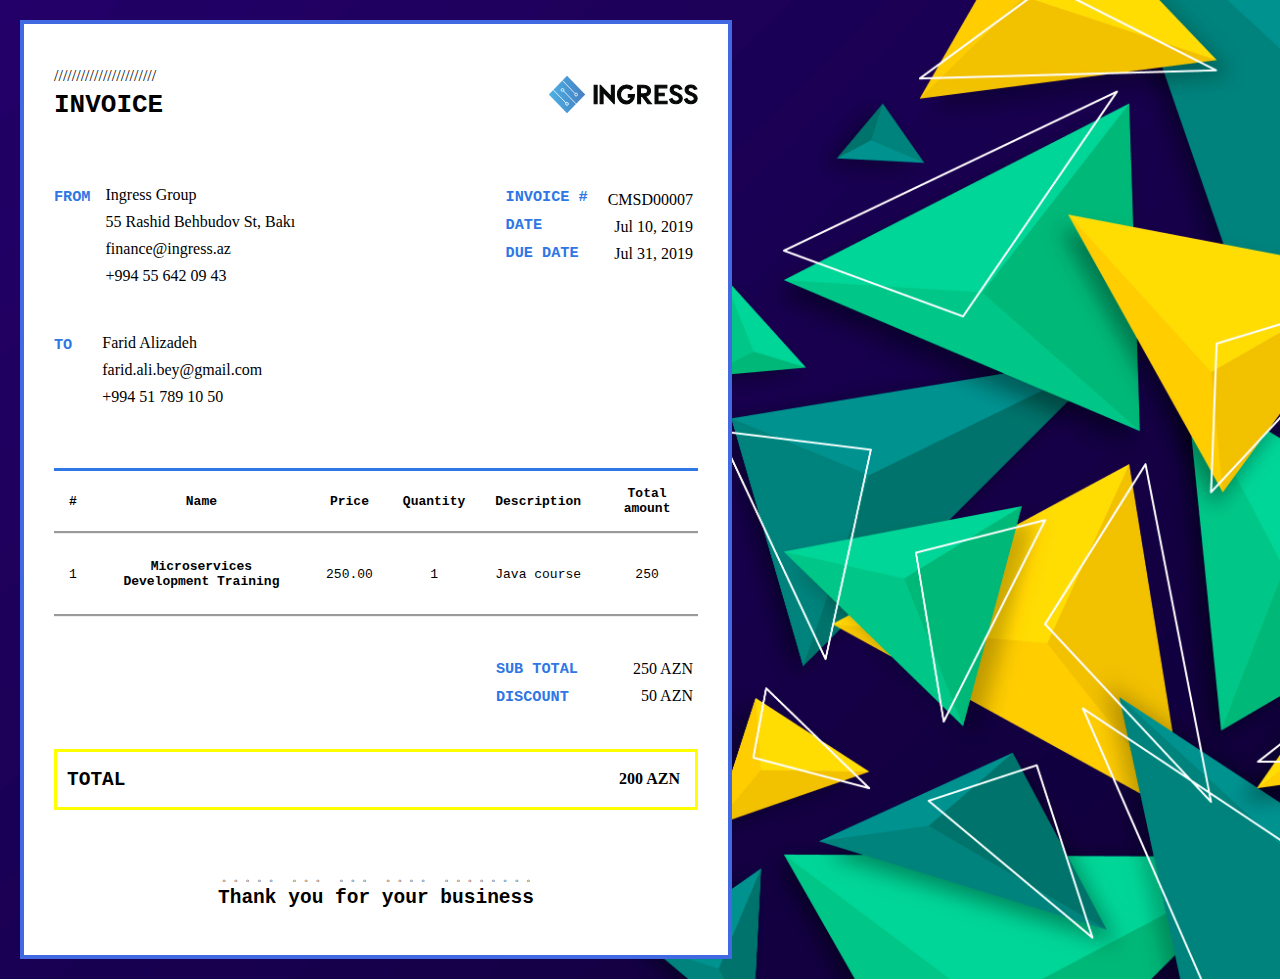
<file: invoice/second/template-2.html>
<!DOCTYPE html>
<html lang="en" dir="ltr">
  <head>
    <meta charset="utf-8">
    <title>INVOICE</title>
    <link rel="stylesheet" href="css/template-2.css">
  </head>
  <body>
    <div class="container">
      <div class="row">
        <div>
          <div class="logo">
            <img src="img/ingress-06.svg" alt="">
          </div>
          <div class="title">
            <p>///////////////////////</p>
            <h1>INVOICE</h1>
          </div>
        </div>
        <div style="margin-top: 60px;">
          <div class="invo-info">
            <div class="sub-p">
              <p>CMSD00007</p>
              <p>Jul 10, 2019</p>
              <p>Jul 31, 2019</p>
            </div>
            <div class="sub-title">
              <h3>INVOICE #</h3><br>
              <h3>DATE</h3><br>
              <h3>DUE DATE</h3>
            </div>
          </div>
          <div class="from-to">
            <div class="from">
              <h3>FROM</h3>
              <div style="float: right;">
                <p>Ingress Group</p>
                <p>55 Rashid Behbudov St, Bakı</p>
                <p>finance@ingress.az</p>
                <p>+994 55 642 09 43</p>
              </div>
            </div>
            <div class="to">
              <h3>TO</h3>
              <div style="float: right;">
                <p>Farid Alizadeh</p>
                <p>farid.ali.bey@gmail.com</p>
                <p>+994 51 789 10 50</p>
              </div>
            </div>

            <table>
              <thead>
                <tr>
                  <th>#</th>
                  <th>Name</th>
                  <th>Price</th>
                  <th>Quantity</th>
                  <th>Description</th>
                  <th>Total amount</th>
                </tr>
              </thead>
              <tbody>
                <tr>
                  <td>1</td>
                  <td><b>Microservices Development Training</b></td>
                  <td>250.00</td>
                  <td>1</td>
                  <td>Java course</td>
                  <td>250</td>
                </tr>
              </tbody>
            </table>

            <div class="total">
              <div class="sum">
                <div class="nmb">
                  <p>250 AZN</p>
                  <p> 50 AZN</p>
                </div>
                <div class="txt">
                  <h3>SUB TOTAL</h3><br>
                  <h3>DISCOUNT</h3>
                </div>
              </div>
            </div>

            <div class="total-sum">
              <p>200 AZN</p>
              <h2 style="margin-left: 10px;">TOTAL</h2>
            </div>
            <div class="thanks">
              <h2>Thank you for your business</h2>
            </div>
          </div>
        </div>
      </div>
    </div>
  </body>
</html>
</file>
<file: portfolio (responsive)/css/main.css>
@import url('https://fonts.googleapis.com/css?family=Montserrat:400,700');

body, html {
    height: calc(100% - 2em);
    margin: 0;
    font-family: 'Montserrat';
}

body {
        /* Permalink - use to edit and share this gradient: http://colorzilla.com/gradient-editor/#4a00fb+0,e600ff+100 */
    background: #4a00fb; /* Old browsers */
    background: -moz-linear-gradient(45deg, #4a00fb 0%, #e600ff 100%); /* FF3.6-15 */
    background: -webkit-linear-gradient(45deg, #4a00fb 0%,#e600ff 100%); /* Chrome10-25,Safari5.1-6 */
    background: linear-gradient(45deg, #4a00fb 0%,#e600ff 100%); /* W3C, IE10+, FF16+, Chrome26+, Opera12+, Safari7+ */
    filter: progid:DXImageTransform.Microsoft.gradient( startColorstr='#4a00fb', endColorstr='#e600ff',GradientType=1 ); /* IE6-9 fallback on horizontal gradient */
    background-repeat: no-repeat;
    background-attachment: fixed;
}

aside {
    color: #fff;
    display: grid;
    grid-template-columns: auto 40px;
    padding: 2em;
}

img {
    width: 40px;
    cursor: pointer;
}

figure {
    margin: 0;
}

figcaption {
    font-size: 1.3em;
    font-weight: bold;
}

nav {
    background: #fff;
}

.active {
    position: absolute;
    display: block;
    background: #fff;
    width: 50%;
    left: 0;
    top: 0;
    height: 100%;
}

ul {
    display: none;
    list-style-type: none;
    margin: 0;
    padding: 0;
}

ul li a {
    text-decoration: none;
    text-transform: uppercase;
    font-size: .8em;
    display: block;
    padding: 1.5em 3em;
    background-color: rgba(255,255,255,.35);
    color: #000;
}

main {
    background: #fff;
    padding: 1em 1.4em;
}

h1 {
    margin: 0;
}

p {
    font-size: 1.1em;
    line-height: 1.5em;
}

.cta {
    display: block;
    color: #fff;
    background: #0E7FFF;
    text-decoration: none;
    padding: 8px 50px;
    font-size: 1.2em;
    text-align: center;
    font-weight: bold;
    border-radius: 4px;
    margin: 2em 0;
}

@media only screen and (min-width: 768px) {

    body {
        display: grid;
        grid-template-columns: 20% auto;
        padding: 2em;
    }

    img {
        display: none;
    }

    aside {
        background: #DCE1F6;
        grid-template-columns: auto;
        grid-template-rows: 20% auto;
        padding: 0;
    }

    main {
        padding: 4em;
        background: white url('../images/bg.svg') no-repeat bottom right;
        background-size: 70%;
    }

    #avatar {
        border-radius: 50%;
        background: #fff;
        width: 50px;
        height: 50px;
        margin: 2em auto 1em auto;
    }

    figcaption {
        text-align: center;
        color: #000;
    }

    ul {
        display: block;
        margin-top: 2em;
        position: relative !important;
        background: none !important;
        width: 100% !important;
    }

    ul li a:hover {
        background-color: #fff;
    }

    nav {
        background: none;
    }

    .cta {
        display: inline-block;
        font-size: 1.3em;
        padding: .8em 3em;
    }

    h1 {
        font-size: 3em;
        margin-top: 2em;
    }

    p {
        font-size: 1.5em;
    }

}
</file>
<file: Tour/css/responsive.css>
@font-face {
    font-family: 'lato-bold';
    src: url('../fonts/lato-bold.eot');
    src: url('../fonts/lato-bold.eot?#iefix') format('embedded-opentype'),
         url('../fonts/lato-bold.woff') format('woff'),
         url('../fonts/lato-bold.ttf') format('truetype'),
         url('../fonts/lato-bold.svg#LatoBold') format('svg');
    font-weight: normal;
    font-style: normal;
}

@font-face {
    font-family: 'lato-regular';
    src: url('../fonts/lato-regular.eot');
    src: url('../fonts/lato-regular.eot?#iefix') format('embedded-opentype'),
         url('../fonts/lato-regular.woff') format('woff'),
         url('../fonts/lato-regular.ttf') format('truetype'),
         url('../fonts/lato-regular.svg#LatRegular') format('svg');
    font-weight: normal;
    font-style: normal;
}

@font-face {
    font-family: 'p22_corinthia';
    src: url('../fonts/p22_corinthia.eot');
    src: url('../fonts/p22_corinthia.eot?#iefix') format('embedded-opentype'),
         url('../fonts/p22_corinthia.woff') format('woff'),
         url('../fonts/p22_corinthia.ttf') format('truetype'),
         url('../fonts/p22_corinthia.svg#P22Corinthia') format('svg');
    font-weight: normal;
    font-style: normal;
}


body{
    background: #fff;
}

.wrapper{
    max-width: 1100px;
    margin: 0 auto;
    position: relative;
}

h1, h2, h3, h4, h5 ,h6{
    color: #626262;
    font-family: "lato-regular", Helvetica, Arial, sans-serif;
    letter-spacing: 1px;
}

h1              { font-size: 2em; margin: .67em 0 }
h2              { font-size: 1.5em; margin: .75em 0 }
h3              { font-size: 1.17em; margin: .83em 0 }
h5              { font-size: .83em; margin: 1.5em 0 }
h6              { font-size: .75em; margin: 1.67em 0 }
h1, h2, h3, h4,
h5, h6          { font-weight: bolder }

.clearfix:before,
.clearfix:after {
    content: " ";
    display: table;
}
.clearfix:after {
    clear: both;
}

.clearfix {
    *zoom: 1;
}

header{
    width: 100%;
    height: 100px;
    background: rgba(28, 54, 85, .2);
}

header .logo{
    margin-top: 40px;
    float: left;
}

header a.hamburger{
    text-decoration: none;
    display: none;
    float: right;
    margin-top: 41px;
    width: 24px;
    height: 19px;
    background: url('../img/hamburger_icon.png') no-repeat;
}

header a.hamburger.opned{
    width: 19px;
    background: url('../img/close_menu_icon.png') no-repeat;
}


header nav{
    float: right;
    opacity: 1;
}


header nav ul{
    margin-top: 40px;
    list-style: none;
    overflow: hidden;
    float: left;
}

header nav ul li{
    float: left;
    margin-left: 50px;
}

header nav ul li a,
header nav .login_btn{
    text-decoration: none;
    color: #fff;
    font-family: "lato-regular", Helvetica, Arial, sans-serif;
    font-size: 16px;
    letter-spacing: 1px;

}

header nav .login_btn{
    float: right;
    margin: 30px 0 0 50px;
    padding: 10px 30px 11px 30px;
    border: 2px solid #ffffff;
    background: transparent;

    transition: background .1s linear;
    -webkit-transition: background .1s linear;
    -moz-transition: background .1s linear;
    -o-transition: background .1s linear;
}

header nav .login_btn:hover{
    background: #ffffff;
    color: #1c3655;
}

.hero{
    width: 100%;
    height: 900px;
    position: relative;
    background: url('../img/hero.jpg') no-repeat bottom center;
    background-size: cover;
    -webkit-background-size: cover;
    -moz-background-size: cover;
    -o-background-size: cover;
}

.hero .caption{
    width: 100%;
    position: absolute;
    text-align: center;
    top: 50%;
    margin-top: -105px;
    z-index: 10;
}

.hero .caption h2{
    color: #fff;
    font-family: "p22_corinthia", Helvetica, Arial, sans-serif;
    font-size: 100px;
    font-weight: lighter;
    margin: 0;
    position: relative;
    display: block;
}

.hero .caption h3{
    color: #fff;
    font-family: "lato-regular", Helvetica, Arial, sans-serif;
    font-size: 14px;
    margin: -15px 0 0 25px;
    left: 1px;
}


.listings{
    padding: 100px 0;
}

.listings ul.properties_list{
    list-style: none;
    overflow: hidden;
}

.listings ul.properties_list li{
    display: block;
    width: 30.90909090909091%;
    height: auto;
    position: relative;
    float: left;
    margin: 0 3.636363636363636% 3.636363636363636% 0;
    box-shadow: 0 4px 8px 0 rgba(0, 0, 0, 0.2), 0 6px 20px 0 rgba(0, 0, 0, 0.19);
}

.listings ul.properties_list li img.property_img{
    width: 100%;
    height: auto!important;
    vertical-align: top;
}


.listings ul.properties_list li .price{
    position: absolute;
    top: 10px;
    left: 10px;
    padding: 15px 20px;
    background: #ffffff;
    color: #514d4d;
    font-family: "lato-bold", Helvetica, Arial, sans-serif;
    font-size: 16px;
    font-weight: bold;
    letter-spacing: 1px;

    border-radius: 2px;
    -webkit-border-radius: 2px;
    -moz-border-radius: 2px;
    -o-border-radius: 2px;
}


.listings ul.properties_list li:nth-child(3n+0){
    margin-right: 0;
}

.listings ul li .property_details{
    width: 87.64705882352941%;
    padding: 2.941176470588235% 5.882352941176471% 4.117647058823529% 5.882352941176471%;
    border-bottom: 1px solid #f2f1f1;
    border-left: 1px solid #f2f1f1;
    border-right: 1px solid #f2f1f1;

    transition: all .2s linear;
    -webkit-transition: all .2s linear;
    -moz-transition: all .2s linear;
    -o-transition: all .2s linear;
}

.listings ul li:hover .property_details{
    border-bottom: 1px solid #95badf;
    border-left: 1px solid #95badf;
    border-right: 1px solid #95badf;
}

.listings ul li .property_details h1{
    color: #666464;
    font-family: "lato-bold", Helvetica, Arial, sans-serif;
    font-size: 16px!important;
    font-weight: bold;
    margin-bottom: 5px;
    line-height: 28px;
}

.listings ul li .property_details h1 a{
    text-decoration: none;
    color: #666464;
}

.listings ul li .property_details h2{
    color: #9d9d9d;
    font-family: "lato-regular", Helvetica, Arial, sans-serif;
    font-size: 12px;
    line-height: 26px;
    font-weight: normal;
}

.listings ul li .property_details .property_size{
    color: #676767;
}

.listings .more_listing{
    display: block;
    width: 100%;
    text-align: center;
    margin: 84px 0 22px 0;
}

.listings .more_listing_btn{
    text-decoration: none;
    padding: 20px 40px;
    border: 2px solid #bfd9f1;
    border-radius: 30px;
    -webkit-border-radius: 30px;
    -moz-border-radius: 30px;
    -o-border-radius: 30px;
    color: #afcbe6;
    font-family: "lato-regular", Helvetica, Arial, sans-serif;
    font-size: 16px;
    text-transform: uppercase;
    letter-spacing: 1px;
    text-align: center;

    transition: all .2s linear;
    -webkit-transition: all .2s linear;
    -moz-transition: all .2s linear;
    -o-transition: all .2s linear;
}

.listings .more_listing_btn:hover{
    color: #a0c3e5;
    border: 2px solid #a0c3e5;
}


footer{
    padding-top: 100px;
    background: #95badf;
}

footer .footer > ul{
    overflow: hidden;
}

footer .footer > ul > li{
    display: block;
    float: left;
    list-style: none;
    margin-right: 60px;
}

footer .footer > ul > li:last-child{
    margin-right: 0;
}


footer .footer > ul > li.links{
    width: 197px;
}

footer ul li.links > ul > li{
    display: block;
    width: 100%;
    list-style: none;
    margin-bottom: 27px;
}

footer ul li.links > ul > li:last-child{
    margin-bottom: 0;
}

footer .footer > ul > li.links li a{
    text-decoration: none;
    display: block;
    color: #fff;
    font-family: "lato-regular", Helvetica, Arial, sans-serif;
    font-size: 16px;
    letter-spacing: .5px;
    text-align: left;
}

footer .footer > ul > li.about{
    width: 327px;
}

footer ul li.about p{
    color: #fff;
    font-family: "lato-regular", Helvetica, Arial, sans-serif;
    font-size: 16px;
    letter-spacing: .5px;
    line-height: 34px;
    margin-top: -9px;
}

footer ul li.about > ul > li{
    display: inline-block;
    margin-right: 20px;
    margin-top: 30px;
}

footer ul li.about > ul > li:last-child{
    margin-right: 0;
}

footer ul li.about > ul > li a{
    background: url('../img/social_media.png') no-repeat;
}

footer ul li.about > ul > li a.facebook{
    display: block;
    width: 10px;
    height: 18px;
    background-position: 0 0;
}
footer ul li.about > ul > li a.twitter{
    display: block;
    width: 19px;
    height: 18px;
    background-position: -11px 0px;
}
footer ul li.about > ul > li a.google{
    display: block;
    width: 10px;
    height: 18px;
    background-position: -31px 0px;
}
footer ul li.about > ul > li a.skype{
    display: block;
    width: 17px;
    height: 18px;
    background-position: -43px 0px;
}

footer .copyrights{
    display: block;
    text-align: center;
    padding: 40px 0;
    margin-top: 60px;
    color: #fff;
    font-family: "lato-regular", Helvetica, Arial, sans-serif;
    font-size: 14px;
    letter-spacing: .5px;
    border-top: 1px solid #82abd4;
}

footer .copyrights a.ph_link{
    font-family: "lato-bold", Helvetica, Arial, sans-serif;
    font-weight: bold;
    text-decoration: none;
}



@media (max-width:1500px){
    .hero{
        height: 800px;
    }
}


@media (max-width: 1150px){
    .wrapper{
        padding: 0 40px;
        max-width: 1020px;
    }
    .search .advanced_search .arrow{
        top: -8px;
        right: 46px;
    }

    .search .advanced_search #check_in_date,
    .search .advanced_search #check_out_date,
    .search .advanced_search #min_price,
    .search .advanced_search #max_price{
        width: 46.27272727272727%;
        padding: 0 1.818181818181818%;
    }

    .search .advanced_search #check_in_date,
    .search .advanced_search #check_out_date{
        background: url('../img/calendar_icon.png') no-repeat;
        background-position: 95.08840864440079% 50%;
    }

    .search .advanced_search #keywords{
        width: 96.36363636363636%;
        padding: 0 1.818181818181818%;
    }

    footer .footer > ul > li{
        margin-right: 5.454545454545455%;
    }

    footer .footer > ul > li.links{
        width: 17.90909090909091%;
    }

    footer .footer > ul > li.about{
        width: 29.72727272727273%;
    }
}


@media (max-width:800px){
    .hero{
        height: 600px;
    }

    .hero .caption{
        width: 92.72727272727273%;
        padding: 0 3.636363636363636%;
    }

    .hero .caption h3{
        margin: 0;
        left: 0;
    }

    header a.hamburger{
        display: block;
    }

    header nav{
        position: absolute;
        display: none;
        width: 92.72727272727273%;
        top: 95px;
        left: 3.636363636363636%;
        float: none;
        z-index: 20;
        overflow: hidden;
        background: #fff;
        border-top: 5px solid #bfd9f2;
    }

    header nav.active{
        display: block;
    }

    header nav .login_btn{
        float: none;
        display: inline-block;
        width: 100%;
        border: 0;
        margin: 0;
        padding: 20px 0;
        text-align: center;
        background: #f2f3f3;
    }

    header nav ul{
        display: block;
        width: 100%;
        text-align: center;
        margin-top: 0;
    }

    header nav ul li{
        display: block;
        width: 100%;
        float: none;
        margin-left: 0;
    }

    header nav ul li a{
        display: block;
        padding: 25px 0;
        border-bottom: 1px solid #f2f3f3;

        transition: background .2s linear;
        -webkit-transition: background .2s linear;
        -moz-transition: background .2s linear;
        -o-transition: background .2s linear;
    }

    header nav ul li a:active{
        background: #f2f3f3;
    }

    header nav ul li a,
    header nav .login_btn{
        color: #1c3655;
    }

    header nav .login_btn:hover{
        background: #eaebeb;
    }

    header nav ul li:last-child{
        border: 0;
    }

    .listings ul.properties_list li{
        width: 46.36363636363636%;
        margin: 0 7.272727272727273% 7.272727272727273% 0;
    }

    .listings ul.properties_list li:nth-child(3n+0){
        margin: 0 7.272727272727273% 7.272727272727273% 0;
    }

    .listings ul.properties_list li:nth-child(2n+0){
        margin-right: 0;
    }

    footer .footer > ul > li{
        width: 29.6969696969697%!important;
        margin-right: 5.454545454545455%;
        margin-bottom: 100px;
    }

    footer .footer > ul > li:nth-child(3){
        margin-right: 0;
    }

    footer .footer > ul > li.links li a{
        text-align: center;
    }

    footer .footer > ul > li.about{
        text-align: center;
        float: none;
        display: inline;
        margin-right: 100%;
        overflow: hidden;
        border-top: 1px solid #82abd4;
    }
}


@media (max-width:700px){

    .search .advanced_search #check_in_date,
    .search .advanced_search #check_out_date,
    .search .advanced_search #min_price,
    .search .advanced_search #max_price{
        width: 96.36363636363636%;
        padding: 0 1.818181818181818%;
        border-bottom: 1px solid #aac8e4;
    }

    .search .advanced_search #check_in_date,
    .search .advanced_search #check_out_date{
        background: url('../img/calendar_icon.png') no-repeat;
        background-position: 95.08840864440079% 50%;
    }

    .search .advanced_search #keywords{
        width: 96.36363636363636%;
        padding: 0 1.818181818181818%;
    }

    .search .advanced_search .search_fields{
        border-bottom: 0;
    }

    .search .advanced_search .field_sep{
        display: none;
    }
}


@media (max-width:500px){
    .hero .caption h2{
        font-size: 85px;
    }

    .hero .caption h3{
        font-size: 16px;
    }

    .search #search{
        width: 83%;
    }

    .listings ul.properties_list li{
        width: 100%;
        margin-bottom: 60px!important;
    }

    .listings ul.properties_list li:last-child{
        margin-bottom: 0!important;
    }


    .listings ul.properties_list li:nth-child(3n+0),
    .listings ul.properties_list li:nth-child(2n+0){
        margin:0;
    }

    .listings .more_listing_btn{
        display: block;
        width: 100%;
        padding-left: 0!important;
        padding-right: 0!important;
    }

    footer .footer > ul > li.links,
    footer .footer > ul > li.about{
        float: none;
        width: 100%!important;
        margin-right: 0;
        margin-bottom: 60px;
        padding-bottom: 60px;
    }

    footer .footer > ul > li:last-child{
        padding-bottom: 0;
    }

    footer .footer > ul > li.links{
        border-bottom: 1px solid #82abd4;
    }
}
</file>
<file: activebox/main.css>
body { 
    margin: 0; 
    
    font-family: 'Raleway', sans-serif; 
    font-size: 14px; 
    color: #6c7279; 
    -webkit-font-smoothing: antialiased; 
    background-color: #ffffff; 
    } 
    
    *, 
    *:before, 
    *:after { 
    box-sizing: border-box; 
    
    } 
    
    h1, h2, h3, h4, h5, h6 { 
    margin: 0; 
    } 
    
    p { 
    margin: 0 0 10px; 
    } 
    
    /* container 
    ===================*/ 
    .container { 
    width: 100%; 
    max-width: 1200px; 
    margin: 0 auto; 
    padding: 0 15px;
    } 
    
    
    /* Header 
    ===================*/ 
    
    .header { 
    width: 100%; 
    height: 100px; 
    
    position: absolute; 
    top: 0; 
    left: 0; 
    z-index: 1000; 
    } 
    
    .header__inner { 
    display: flex; 
    justify-content: space-between; 
    align-items: center; 
    padding: 35px 0; 
    
    border-bottom: 1px solid 
    #515369; 
    } 
    
    /* Nav 
    ===================*/ 
    
    .nav { 
    display: flex; 
    font-size: 13px; 
    font-weight: 700; 
    text-transform: uppercase; 
    } 
    
    .nav__link { 
    margin-left: 50px; 
    color: #ffffff; 
    text-decoration: none; 
    opacity: .75; 
    
    transition: opacity .1s linear; 
    } 
    
    .nav__link:first-child { 
    margin-left: 0; 
    } 
    
    .nav__link:hover { 
    opacity: 1; 
    } 
    
    /* Intro 
    ===================*/ 
    
    .intro { 
    display: flex; 
    flex-direction: column; 
    justify-content: center; 
    height: 750px; 
    padding-top: 100px; 
    background: #31344e url(img/intro.jpg) center no-repeat /cover; 
    } 
    
    .intro__inner { 
    width: 100%; 
    max-width: 970px; 
    margin: 0 auto; 
    
    text-align: center; 
    } 
    
    .intro__title { 
    margin: 0 0 30px; 
    font-family: 'Open Sans', sans-serif; 
    font-size: 65px; 
    line-height: 1.1; 
    color: #ffffff; 
    font-weight: 700; 
    text-transform: uppercase; 
    text-align: center; 
    } 
    
    .intro__subtitle { 
    margin-bottom: 60px; 
    
    font-size: 22px; 
    color: #ffffff; 
    line-height: 1.5; 
    font-weight: 400; 
    } 
    
    /* Button 
    ===================*/ 
    
    .btn { 
    display: inline-block; 
    vertical-align: top; 
    padding: 14px 40px; 
    
    border-radius: 2px; 
    border: 0; 
    cursor: pointer; 
    
    font-family: 'Raleway', sans-serif; 
    font-size: 13px; 
    color: #ffffff; 
    font-weight: 600; 
    text-transform: uppercase; 
    text-decoration: none; 
    text-align: center;
    
    transition: background .1s linear; 
    } 
    
    .btn--red { 
    background-color: #e84545; 
    
    } 
    
    .btn--red:hover { 
    background-color: #dd3434; 
    } 

    .btn--long {
        min-width: 280px;
    }
    
    /* features 
    ===================*/ 
    
    .features { 
    display: flex; 
    margin: 100px 0; 
    flex-wrap: wrap; 
    
    } 
    
    .features__item { 
    width: 33.333333%; 
    text-align: center; 
    padding: 0 40px; 
    margin: 25px 0; 
    } 
    
    .features__icon { 
    margin-bottom: 25px; 
    } 
    
    .features__title { 
    margin-bottom: 20px; 
    font-size: 14px; 
    color: #2d3033; 
    font-weight: 700; 
    text-transform: uppercase; 
    } 
    
    .features__text { 
    font-size: 14px; 
    line-height: 1.5; 
    color: #6c7279; 
    } 
    
    /* works 
    ===================*/ 
    
    .works { 
    display: flex; 
    flex-wrap: wrap; 
    } 
    
    .works__item { 
    width: 25%; 
    height: 350px; 
    position: relative; 
    overflow: hidden; 
    } 

    .works__item:hover .works__content {
        opacity: 1;
    }

    .works__photo { 
    position: absolute; 
    top: 50%; 
    left: 50%; 
    z-index: 1; 
    transform: translate3d(-50%, -50%, 0) 
    } 
    
    .works__content { 
    display: flex; 
    flex-direction: column; 
    justify-content: center; 
    width: 100%; 
    height: 100%; 
    
    background-color: rgb(239, 69, 69, .9); 
    opacity: 0;

    text-align: center; 

    position: absolute; 
    top: 0; 
    left: 0; 
    z-index: 2; 

    transition: opacity .2s linear;
    } 
    
    .works__title { 
    margin-bottom: 5px;

    font-size: 14px; 
    font-weight: 700; 
    color: #ffffff; 
    text-transform: uppercase; 
    }

    .works__text {
        font-size: 14px;
        color: #ffffff;
    }

/* Team 
===================*/ 

.team {
    margin: 100px 0 70px;
}

.team__inner {
    display: flex;
    flex-wrap: wrap;
    margin: 0 -15px;
}

.team__item {
    width: 25%;
    padding: 0 15px;
    margin-bottom: 30px;
}

.team__photo {
    display: block;
    max-width: 100%;
    height: auto;
    margin-bottom: 20px;
}

.team__name {
    margin-bottom: 8px;

    font-size: 22px;
    color: #2d3033;
}

.team__prof {
    margin-bottom: 15px;

    font-size: 13px;
    color: #e84545;
    text-transform: uppercase;
}

.team__text {
    font-style: 14px;
    line-height: 1.5em;
    color: #6c7279;
}

/* Team 
===================*/ 

.social {
    display: flex;
}

.social--footer {
    justify-content: center;
}

.social__item {
    display: flex;
    justify-content: center;
    align-items: center;
    width: 40px;
    height: 40px;
    margin-right: 4px;
    
    background-color: #ffffff;
    border: 1px solid #e8ecee;

    transition: background .1s linear;
}

.social__item:hover {
    background-color: #e8ecee;
}

.social__item:hover .social__icon {
    fill: #e84545;
}

.social--footer .social__item {
    background: none;
    border: 2px solid #e8ecee;
    border-color: #ffffff;
    border: 2px solid #ffffff;
    border-radius: 2px;
}

.social--footer .social__item:hover {
    background-color: #fff;
}

.social__icon {
    display: block;
    height: 18px;

    fill: #c6cacc;
    transition: fill .1s linear;
}

.social--footer .social__icon {
    fill: #ffffff;
}

/* Team 
===================*/ 

.reviews {
    overflow: hidden;
    background-color: #53354a;
}

.reviews__item {
    display: flex;
    flex-wrap: wrap;
}
.reviews__photo {
    width: 50%;
    height: 500px;
    position: relative;
}

.reviews__img {
    position: absolute;
    top: 50%;
    right: 0;
    z-index: 1;

    transform: translateY(-50%)
}
.reviews__content {
    display: flex;
    flex-direction: column;
    justify-content: center;
    width: 50%;
    padding-left: 80px;
}

.reviews__text {
    font-family: 'Cardo', sans-serif;
    font-style: italic;
    font-size: 36px;
    line-height: 1.2;
    color: #ffffff;
    margin-bottom: 25px;
}

.reviews__author {
    font-size: 13px;
    font-weight: 700;
    text-transform: uppercase;
    color: #ffffff;
}

/* Download 
===================*/ 

.download {
    margin: 90px 0;

    text-align: center;
}

.download__title {
    margin-bottom: 22px;

    font-size: 28px;
    color: #2d3033;
    font-weight: 300;
}

.download__text {
    margin-bottom: 40px;
    font-size: 13px;
    color: #2d3033;
    font-weight: 700;
    text-transform: uppercase;
}

/* Footer 
===================*/ 

.footer {

    background-color: #3a3e64;
}

.footer__inner {
    padding: 70px 0;

    display: flex;
    flex-wrap: wrap;
}

.footer__block {
    width: 33.33333%;
    padding: 0 15px;
    text-align: center;
}

.footer__title {
    margin-bottom: 18px;
    font-size: 14px;
    font-weight: 700;
    color: #ffffff;
    text-transform: uppercase;
}

.footer__address {
    font-size: 14px;
    line-height: 1.5;
    font-style: normal;
    color: rgb(255, 255, 255, .5);
}

.footer__text {
    font-size: 14px;
    line-height: 1.5;
    color: rgb(255, 255, 255, .5);
}

.footer__copyright {
    padding: 20px 0;
    background-color: #313454;
}

.copyright__text {
    text-align: center;
    font-size: 14px;
    line-height: 1.5;
    color: #808080;
}
</file>
<file: float/style.css>
body {
  position: fixed;
  margin: 0;
  background-color: #F3F3F3;
  width: 1440px;
  height: 726px;
  font-family: "Lato";
  font-size: 15px;
  line-height: 18px;
}

nav {
  height: 61px;
  display: flex;
  width: 100%;
  background: #ffffff;
  position: fixed;
  z-index: 1001;
  border-bottom: 1px solid #eee;
}

.menu {
  margin-left: 300px;
  padding: 0px;
}

.menu li {
  float: left;
  margin: 20px;
}

.menu a {
  float: right;
  padding: 7px;
  margin-top: -4px;
}

.logo {
  float: left;
  margin-left: 36px;
  margin-top: 5px;
  cursor: pointer;
}

 ul {
  list-style-type: none;
  margin: 0;
  overflow: hidden;
  margin-right: 10px;
  display: inline-block;
}

 li {
  float: left;
}

li a {
  display: block;
  color: #626262;
  padding: 0px 15px;
  text-decoration: none;
}

ul img:hover {
  color: red;
}

.menu a:hover {
  color: red;
}

.content {
  line-height: 7px;
}

.stat-name {
  float: left;
  margin: 15px;
}

.forms {
  background: #fff;
  position: fixed;
  border-bottom: 1px solid #eee;
  width: 100%;
  height: 55px;
  top: 61px;
}

.input {
  border: 0.5px solid #626262;
  box-sizing: border-box;
  color: #626262;
  margin: 10px;
  border-radius: 4px;
  height: 35px;
  width: 324px;
}

.input-forms {
  margin-left: 30px;
}

.input-forms img {
  border-radius: 4px;
  cursor: pointer;
  padding: 10px;
  margin-bottom: -13px;
  background-color: #F05A28;
}

p {
  color: #626262;
}

.icons {
  float: right;
  margin: 10px;
  margin-top: 25px;
  cursor: pointer;
}

.icons img {
  margin: 5px;
}

.plus {
  border-radius: 50%;
  cursor: pointer;
  padding: 10px;
  float: right;
  margin-top: -20px;
  background-color: #F05A28;
}

.name {
  position: absolute;
  display: block;
  width: 788px;
  height: 100%;
  border: 1px solid #eee;
  box-shadow: 0px 1px 5px 1px rgba(69, 65, 78, 0.08);
  border-radius: 12px;
  background-color: #fff;
  right: 25px;
  top: 135px;
}

.name p {
  float: left;
  margin-top: 36px;
  font-size: 24px;
  color: #000;
}

.status {
  position: fixed;
  width: 208px;
  height: 100%;
  left: 40px;
  box-shadow: 0px 1px 5px 1px rgba(69, 65, 78, 0.08);
  border: 1px solid #eee;
  border-radius: 12px;
  background-color: #fff;
  top: 135px;
}

.status span {
  font-size: 20px;
  font-weight: bold;
  position: fixed;
}

.status ul {
  display: grid;
  margin: 0px;
  padding: 0px;
}

.status li {
  color: #626262;
  display: grid;
  text-align: center;
  margin: 0px;
  padding: 20px;
  border-bottom: 1px solid #eee;
}

.status ul li:hover {
  background-color: #F3F3F3;
  border-left: 1px solid red;
}

.list {
  position: fixed;
  width: 325px;
  left: 275px;
  height: 100%;
  box-shadow: 0px 1px 5px 1px rgba(69, 65, 78, 0.08);
  border: 1px solid #eee;
  border-radius: 12px;
  background-color: #fff;
  top: 160px;
}

.status-list {
  margin: 0px;
  padding: 5px;
  border-bottom: 1px solid #eee;
}

.status-list:hover {
  background: #F3F3F3;
  border-left: 1px solid red;
}

.status-list span {
  display: block;
  border-radius: 4px;
  margin-left: 5px;
  width: 22px;
  height: 20px;
  background-color: #F2C94C;
  text-align: center;
}

.item li:hover {
  color: #000;
  border-bottom: 1.2px solid red;
  cursor: pointer;
}

.tab {
  margin-left: 25px;
}

.tab span {
  display: block;
  float: right;
  border-radius: 4px;
  margin-left: 5px;
  color: white;
  width: 22px;
  height: 20px;
  background-color: #828282;
  text-align: center;
}
.tab ul {
  list-style-type: none;
  margin-top: 10px;
  margin-left: -120px;
  overflow: hidden;
}

.tab li {
  float: left;
  border-bottom: 2px solid #eee;
}

.tab li a {
  display: block;
  color: #626262;
  padding: 15px 25px;
  text-decoration: none;
}

.tab a:hover {
  border-bottom: 1px solid red;
  color: #000;
}

.tab-item {
  margin: 13px;
  margin-left: -10px;
  line-height: 0px;
  float: right;
}
.tab-item p {
  float: left;
  color: #626262;
  float: none;
  font-size: 15px;
  margin-top: 10px;
  line-height: 1;
}
.date {
  float: right;
  margin-right: 18px;
}

.clear {
  float: right;
  display: flex;
  margin-right: 50px;
}

.clear span {
  display: block;
  color: white;
  border-radius: 50%;
  margin-left: 5px;
  float: right;
  width: 22px;
  height: 20px;
  background-color: #F05A28;
  text-align: center;
}

.clear a {
  text-decoration: none;
}

.time {
  background: #F05A28;
  margin: 25px;
  padding: 10px;
  border-radius: 50%;
  float: left;
}

.check {
  background: #038537;
  margin: 25px;
  padding: 10px;
  border-radius: 50%;
}

.col {
  display: table;
  position: relative;
}

.account {
  display: -webkit-box;
  margin: 10px;
  padding-left: 150px;
}

.vl {
  border-left: 2px solid #eee;
  height: 340px;
  margin: 40px;
  position: absolute;
  margin-top: 56px;
}
</file>
<file: Quiz/css/quiz.css>
* {
  padding: 0;
  margin: 0;
  box-sizing: border-box;
}
body {
  font-family: "Lato";
}
.wrapper {
  display: flex;
  justify-content: center;
  align-items: center;
  width: 100vw;
  height: 170vh;
  background-color: #341f97;
}

.welcome_text {
  width: 400px;
}

.welcome_form {
}


.welcome_form input,
.welcome_form button {
  display: block;
  width: 100%;
}

.welcome_form input {
  background-color: transparent;
  color: #fff;
  font-size: 30px;
  text-align: center;
  border: none;
  border-bottom: 1px solid #fff;
  margin-bottom: 15px;
}

.welcome_form input:focus {
  outline: none;
}

.welcome_form button {
  padding: 20px 0;
  border: none;
  border-radius: 100px;
  background-color: #fff;
  color: #341f97;
  font-size: 22px;
  transition: 0.4s all;
}

.text {
  padding: 35px 0;
  color: white;
  font-size: 22px;
  text-align: center;
  font-weight: bold;
}

.welcome_form button:hover {
  box-shadow: 0px 0px 10px 1px rgba(0, 0, 0, 0.2);
  transform: translateY(-5px);
  cursor: pointer;
}

.quiz {
  display: grid;
  grid-template-rows: 60px auto;
  width: 1040px;
  height: 735px;
  background-color: #fff;
  box-shadow: 0px 0px 10px 3px rgba(0, 0, 0, 0.3);
  border-radius: 2px;
  margin-top: -300px;
}

.quiz_header {
  display: flex;
  justify-content: space-between;
  border-top-left-radius: 3px;
  border-top-right-radius: 3px;
  background-color: #fff;
  box-shadow: 0px 2px 5px 1px rgba(0, 0, 0, 0.1);
  z-index: 1;
}
.quiz_body {
  padding: 30px 30px;
}
.quiz_user {
  display: flex;
  align-items: center;
  height: 100%;
  padding-left: 30px;
}

.quiz_timer {
  display: flex;
  align-items: center;
  justify-content: center;
  height: 100%;
  width: 100px;
  background-color: #ffc107;
  color: #fff;
}
.quiz_body {
  background-color: #ecf0f1;
}

.quiz_images {
  background-color: #ffffd1;
  padding: 10px;
  list-style-type: none;
  margin-top: -380px;
  width: 450px;
  float: right;
  margin-right: 0;
}
.option_group {
  list-style-type: none;
  margin: 30px 0;
}
.tab {
  margin-right: 20px;
}
.option {
  display: block;
  width: 400px;
  background-color: #fff;
  margin-bottom: 20px;
  padding: 15px 20px;
  border-radius: 100px;
  border: 2px solid transparent;
  transition: 0.4s all;
}

.option:hover {
  cursor: pointer;
  /* background-color: rgba(255, 255, 255, 0.1); */
  border: 2px solid #ffc107;
  color: #ffc107;
}
.option.active {
  background-color: #ffc107;
  color: #fff;
}
form.icon_box-checked.active {
  background-color: #ffc107;
  color: #fff;
}
.btn-next {
  border: none;
  padding: 15px 35px;
  background-color: #ffc107;
  color: #fff;
  border-radius: 27px;
  transition: 0.4s all;
}

.btn-next:hover {
  cursor: pointer;
  background-color: #fff;
  color: #ffc107;
  box-shadow: 0px 0px 10px 1px rgba(0, 0, 0, 0.1);
}

.award_icon {
  display: block;
  font-size: 300px;
  color: #fff;
}

.username,
.userpoints,
.usertime {
  color: #fff;
  text-align: center;
  margin-top: 15px;
}
</file>
<file: invoice/admin/css/invoice.css>
body {
  background: #F9FAFF;
  font-family: 'Lato';
  margin: 0;
  color: #626262;
}

aside {
  display: grid;
  text-align: center;
  bottom: 0;
  color: #fff;
  top: 0;
  position: absolute;
  background: #4C77EC;
}

.logo {
  margin-top: 20px;
  cursor: pointer;
}

ul {
  list-style-type: none;
  text-align: left;
  margin: 0;
  padding: 0;
}

li {
  margin: 5px;
  cursor: pointer;
}

li img {
  width: 50px;
}

li:hover {
  border-top: 1px solid #F9FAFF;
  border-bottom: 1px solid #F9FAFF;
}

.save {
  float: right;
}

.btn {
  margin: 20px;
  margin-top: 20px;
}

.cancel-btn {
  background: transparent;
  margin-right: 10px;
  width: 74px;
  height: 40px;
  border: 2px lightgrey;
  border-radius: 5px;
}

.save-btn {
  background: #4C8AEC;
  color: #fff;
  margin-right: 10px;
  width: 74px;
  height: 40px;
  border: lightgrey;
  border-radius: 5px;
}

.row {
  display: grid;
  border-radius: 15px;
  background: #fff;
  right: 15px;
  height: 570px;
  width: 1270px;
  bottom: 10px;
  position: absolute;
  border: 1px solid #eee;
  box-shadow: 0px 1px 5px 3px rgba(69, 65, 78, 0.08);
}

input {
  margin: 10px;
  padding: 10px;
  border: 1px solid grey;
  box-sizing: border-box;
  border-radius: 4px;
  height: 25px;
}

.date {
  margin-top: 5px;
}

table {
  border-collapse: collapse;
  width: 100%;
}

table, th, td {
  border: 1px solid #D9D9DA;
}

td {
  height: 50px;
  text-align: center;
}

.total {
  border-radius: 5px;
  border: 1px solid grey;
  float: right;
  width: 200px;
  padding: 10px;
  margin-top: 10px;
  text-align: justify;
}

.total p {
  text-align: center;
}

.status {
  float: right;
}

.status select {
  width: 110px;
  margin: 10px;
  border: 1px solid grey;
  box-sizing: border-box;
  border-radius: 4px;
  height: 25px;
}

.main h1 {
  float: left;
  margin: 20px;
  margin-left: 600px;
  font-family: 'Montserrat'
}

.row-from {
  display: grid;
  border-radius: 15px;
  background: #fff;
  margin: 30px;
  padding: 20px;
  right: 70px;
  bottom: 100px;
  height: 340px;
  width: 470px;
  position: absolute;
  text-align: -webkit-right;
  border: 1px solid #eee;
  box-shadow: 0px 1px 5px 3px rgba(69, 65, 78, 0.08);
}

.row-to {
  display: grid;
  border-radius: 15px;
  background: #fff;
  margin: 30px;
  text-align: -webkit-right;
  padding: 20px;
  left: 130px;
  bottom: 100px;
  height: 340px;
  width: 470px;
  position: absolute;
  border: 1px solid #eee;
  box-shadow: 0px 1px 5px 3px rgba(69, 65, 78, 0.08);
}

form {
  margin: 20px;
}

.to-h1 {
  float: right;
  margin-right: 435px;
  margin-top: -20px;

}

.from-h1 {
  float: left;
  margin-left: 85px;
  margin-top: -20px;
}
.submit {
  background: #4C8AEC;
  margin-top: 120px;
  margin-right: -15px;
  color: #fff;
  float: right;
  width: 90px;
  height: 50px;
  border: lightgrey;
  border-radius: 5px;
}

.to label {
  float: left;
  margin: 10px;
}

.from label {
  float: left;
  margin: 10px;
}
</file>
<file: invoice/first/css/temp-1.css>
body {
  background: #1E373B;
  margin: 0;
  color: #494747;
  height: 100%;
  font-family: 'Lato';
}

.number {
  float: right;
}

.row {
  background: #fff;
  margin: 50px;
  height: 1000px;
  padding: 35px;
}

.container {
  background: #FFB72B;
  height: 25%;
  left: 0
  right:0
  bottom: 0;
}
.title {
  float: right;
  padding: 20px;
  margin-top: -10px;
}

.to {
  padding: 20px;
  margin-top: 170px;
  display: inline-flex;

}

.name h1 {
  padding: 20px;
  color: grey;
}

h2 {
  color: #A17726;
}
.client {
  float: right;
  margin-left: 45px;
}

.table {
  padding: 20px;
  margin-top: 50px;
}

table {
  padding: 10px;
  width: 100%;
  border-top: 3px solid #1E373B;
}

table, th {
  padding: 10px;
  border-bottom: 1px solid #1E373B;
}

td {
  height: 50px;
  text-align: center;
}

.total {
  float: right;
  margin: 30px;
}

.txt {
  float: left;
  text-align: left;
  margin-right: 120px;
}

.nmb {
  float: right;
  margin: 5px;
  text-align: right;
  font-size: 18px;
}

.line {
  border-left: 3px solid #1E373B;
  height: 40px;
  margin: 40px;
  position: absolute;
}

.contact_info {
  padding: 140px 0;
  text-align: center;
  float: right;
  margin-right: -200px;
}
.contact_info ul {
  margin: 0;
  padding: 0;
}
.contact_info ul li {
  display: table-cell;
  width: 33.33%;
  position: relative;
  padding: 0 40px;
}
.contact_info ul li span {
  opacity: 0.7;
}
.contact_info ul li h4 {
  font-size: 18px;
  font-size: 1.125rem;
}
.contact_info ul li i {
  font-size: 46px;
  font-size: 2.875rem;
  margin-bottom: 10px;
}
.cont {
  width: 100%;
  padding-right: 15px;
  padding-left: 15px;
  margin-right: auto;
  margin-left: auto;
}
.clearfix::after {
  display:block;
  clear:both;
  content:""
}
</file>
<file: invoice/second/css/template-2.css>
body {
  background: url(../img/back.jpg);
  margin: 0;
  font-family: monospace;
  background-size: cover;
}

.container {
  background: #fff;
  margin: 20px;
  height: 100%;
  width: 55%;
  border: 4px solid royalblue;
}

.row {
  padding: 30px;
}

.title {
  line-height: 15px;
}

.logo {
  width: 150px;
  margin: 5px;
  margin-right: 0px;
  float: right;
}

h3 {
  float: left;
  margin: 5px;
  color: #2E77E4;
}

p {
  font-family: 'Lato';
  line-height: 11px;
}

.from {
  display: inline-block;
}

.from h3 {
  margin: 15px;
  margin-left: 0;
}

.to {
  display: table;
  margin-top: 20px;
}

.to h3 {
  margin: 15px;
  margin-left: 0;
}

.to p {
  margin-left: 15px;
}

.invo-info {
  float: right;
}

.sub-title {
  float: right;
  margin: 10px;
}

.sub-p {
  float: right;
  margin: 5px;
  text-align: right;
}


table {
  border-collapse: collapse;
  width: 100%;
  margin-top: 50px;
}

table, th, td {
  padding: 15px;
  border-bottom: outset;
}
thead {
  border-top: 3px solid #2E77E4;
}

td {
  height: 50px;
  text-align: center;
}

.total {
  display: flow-root;
  padding-right: 5px;
}

.sum {
  float: right;
  margin-top: 30px;
}

.txt {
  float: left;
  margin: 8px;
  margin-right: 50px;
}

.nmb {
  float: right;
  text-align: right;
}

.total-sum {
  border: 3px solid yellow;
  margin-top: 30px;
}

.total-sum p {
  margin-right: 10px;
  float: right;
  padding: 5px;
  font-weight: bold;
}

.thanks {
  margin-top: 50px;
  display: grid;
  text-align: center;
  font-family: unset;
  -webkit-text-emphasis: open;
}
</file>
